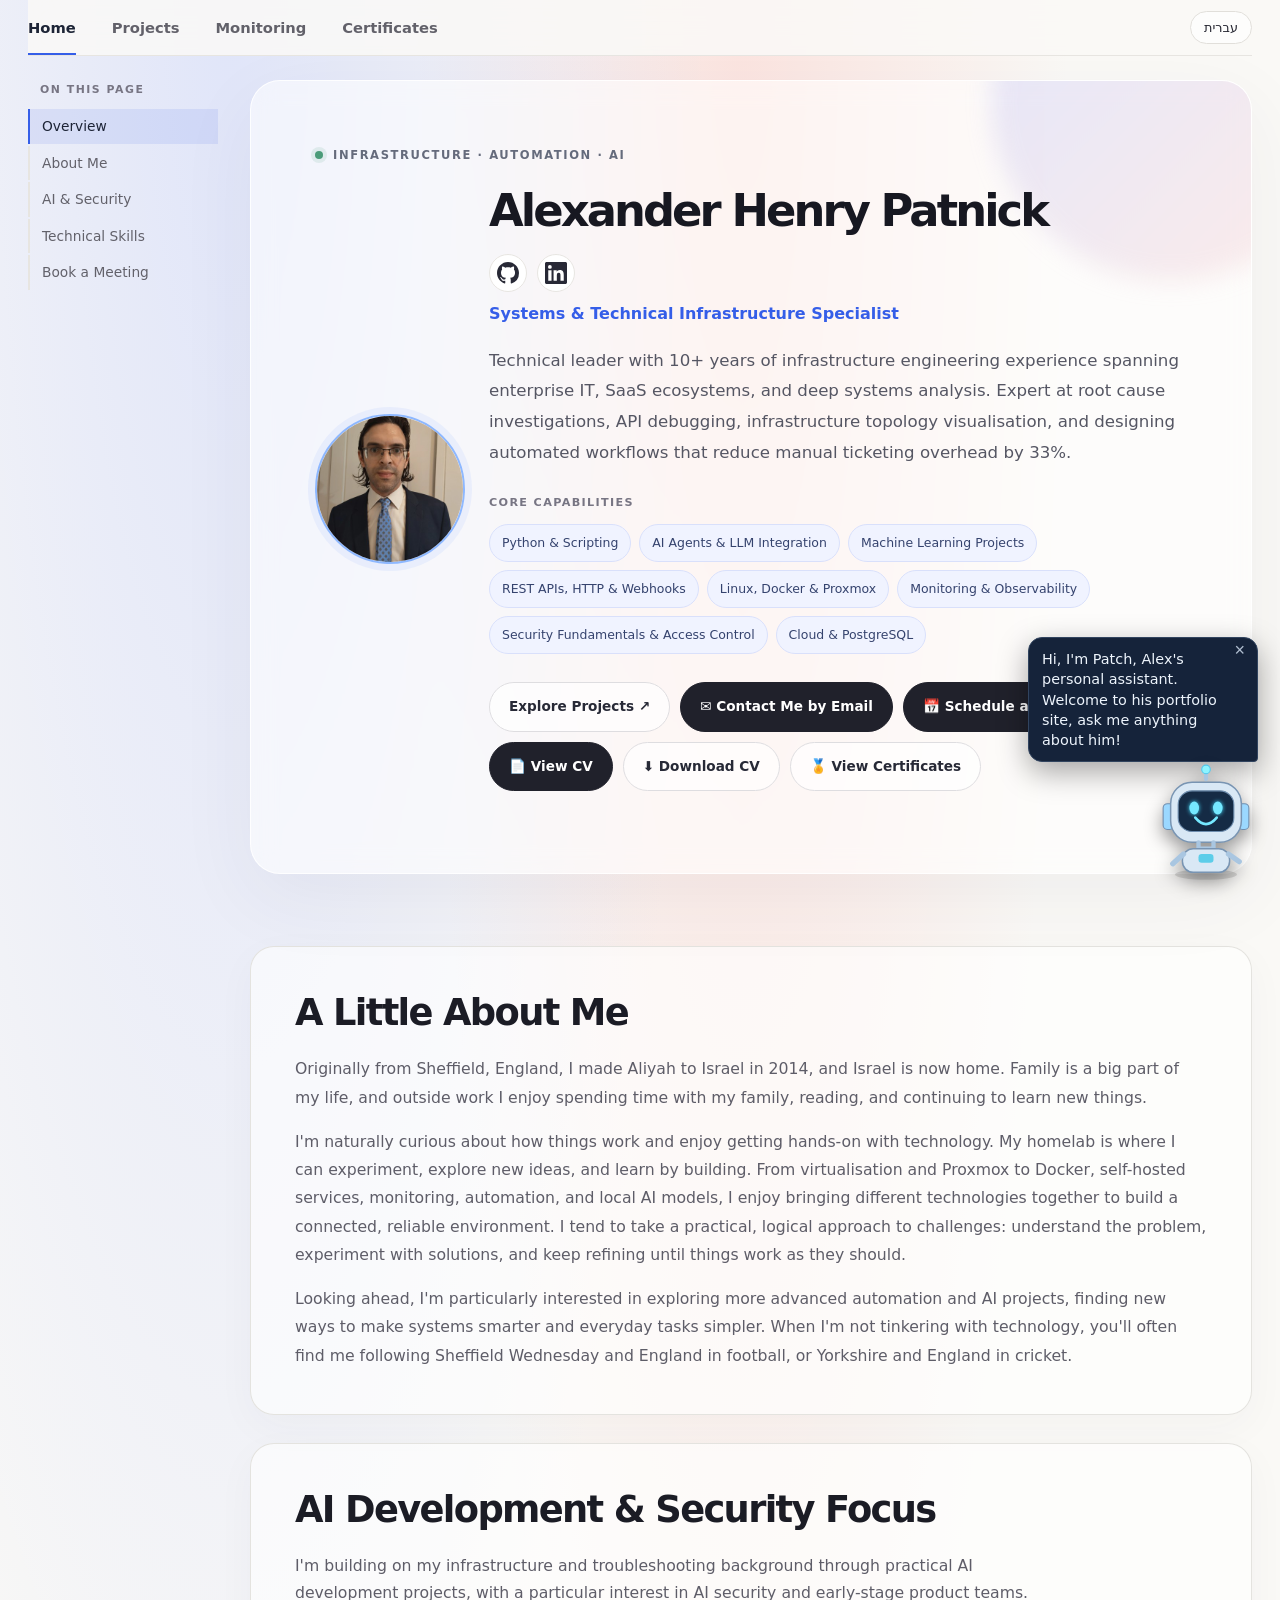
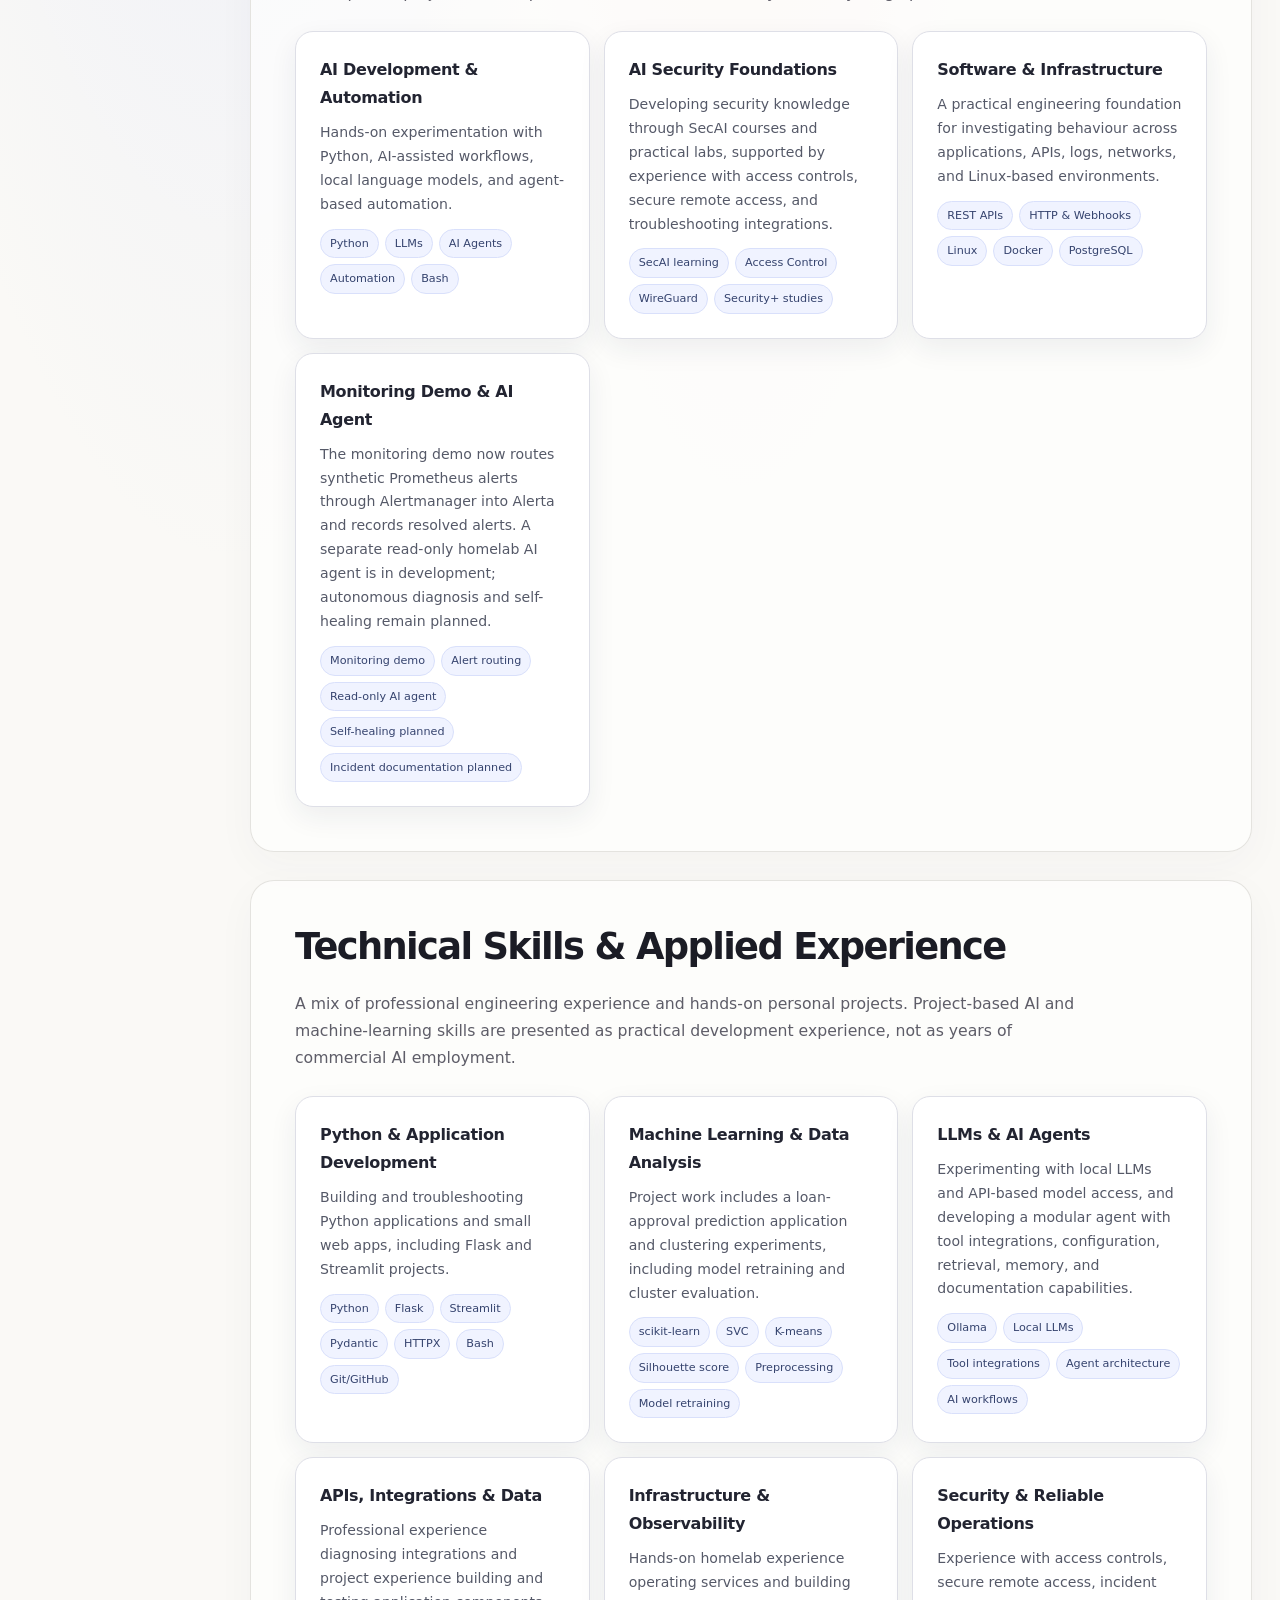
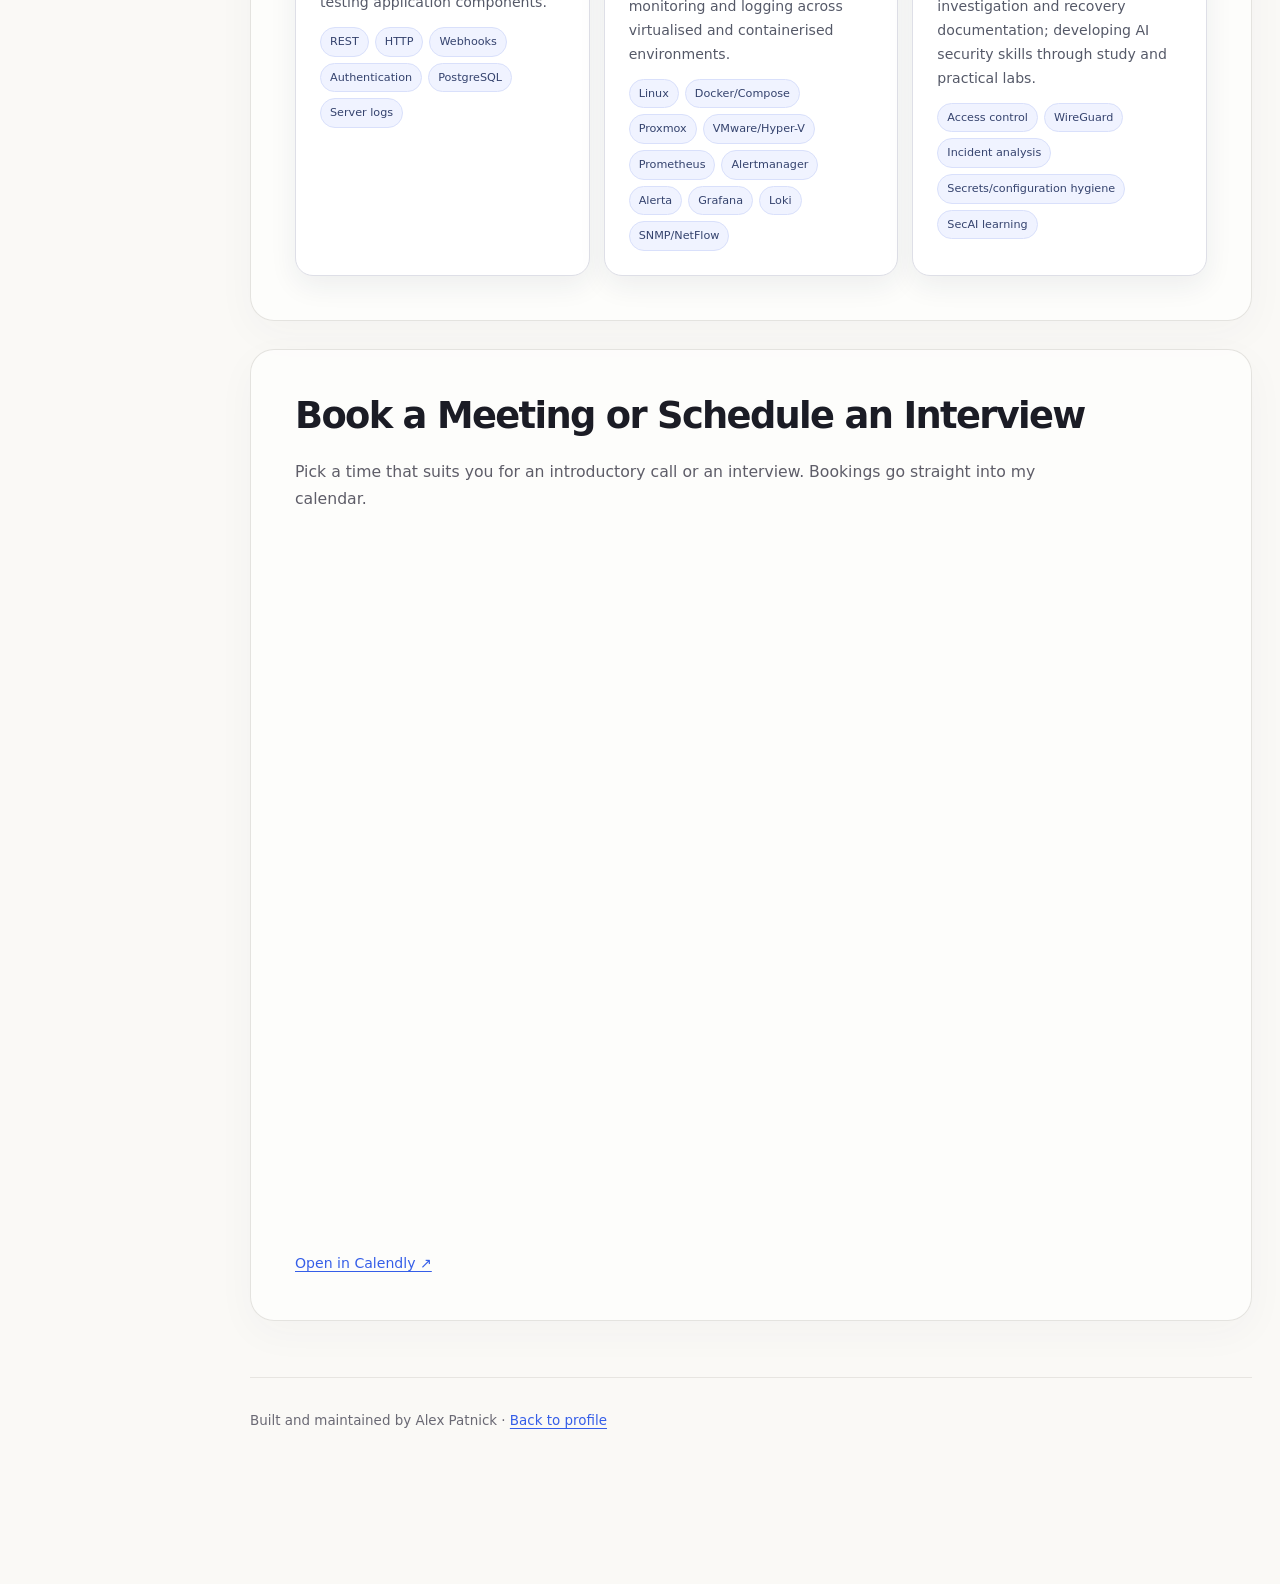
<file: index.html>
<!DOCTYPE html>
<html dir="ltr" lang="en"><head><meta charset="utf-8"/><meta content="width=device-width, initial-scale=1" name="viewport"/><meta content="Alex Patnick's professional portfolio covering technical infrastructure, AI projects, and security interests." name="description"/><meta content="light dark" name="color-scheme"/><title>Alexander Henry Patnick | Systems and Technical Infrastructure Portfolio</title><link href="data:image/svg+xml,%3Csvg xmlns='http://www.w3.org/2000/svg' viewBox='0 0 64 64'%3E%3Crect width='64' height='64' rx='14' fill='%230b1220'/%3E%3Ctext x='32' y='43' font-size='30' font-weight='700' text-anchor='middle' font-family='monospace' fill='%2379c7ff'%3EAP%3C/text%3E%3C/svg%3E" rel="icon"/><meta content="Alexander Henry Patnick | Systems and Technical Infrastructure Portfolio" property="og:title"/><meta content="Alex Patnick's professional portfolio covering technical infrastructure, AI projects, and security interests." property="og:description"/><meta content="website" property="og:type"/><meta content="https://patnick.click/" property="og:url"/><meta content="https://patnick.click/linkedin-photo.jpg" property="og:image"/><link href="site.css?v=3" rel="stylesheet"/><link href="chat.css?v=3" rel="stylesheet"/></head><body><nav aria-label="Portfolio navigation" class="topbar" data-i18n-aria="navLabel">
<div class="topbar-links">
<a data-i18n="navHome" href="index.html" aria-current="page">Home</a>
<a data-i18n="navProjects" href="projects.html">Projects</a>
<a data-i18n="navMonitoring" href="monitoring.html">Monitoring</a>
<a data-i18n="navCertificates" href="certificates.html">Certificates</a>
</div>
<button aria-label="Switch language" class="language-toggle" id="language-toggle" type="button">עברית</button>
</nav><div class="page-layout"><nav aria-label="On this page" class="section-nav" data-i18n-aria="navSectionsLabel">
<div class="section-nav-heading" data-i18n="navSections">On this page</div>
<a data-i18n="navOverview" href="#top">Overview</a>
<a data-i18n="navAbout" href="#about-me">About Me</a>
<a data-i18n="navAi" href="#ai-focus">AI &amp; Security</a>
<a data-i18n="navSkills" href="#technical-skills">Technical Skills</a>
<a data-i18n="navBook" href="#book">Book a Meeting</a>
</nav><div class="container"><header id="top">
<div class="hero-eyebrow"><span class="availability-dot"></span><span data-i18n="eyebrow">INFRASTRUCTURE · AUTOMATION · AI</span></div>
<div class="profile-row">
<img alt="Professional profile photo" class="profile-photo" height="112" src="linkedin-photo.jpg" width="112"/>
<div class="profile-details">
<div class="name-row">
<h1 data-i18n="name">Alexander Henry Patnick</h1>
<div class="socials">
<a aria-label="GitHub profile" class="social" href="https://github.com/alexhp84" rel="noopener" target="_blank">
<svg aria-hidden="true" viewBox="0 0 16 16"><path d="M8 0C3.58 0 0 3.58 0 8c0 3.54 2.29 6.53 5.47 7.59.4.07.55-.17.55-.38 0-.19-.01-.82-.01-1.49-2.01.37-2.53-.49-2.69-.94-.09-.23-.48-.94-.82-1.13-.28-.15-.68-.52-.01-.53.63-.01 1.08.58 1.23.82.72 1.21 1.87.87 2.33.66.07-.52.28-.87.51-1.07-1.78-.2-3.64-.89-3.64-3.95 0-.87.31-1.59.82-2.15-.08-.2-.36-1.02.08-2.12 0 0 .67-.21 2.2.82.64-.18 1.32-.27 2-.27.68 0 1.36.09 2 .27 1.53-1.04 2.2-.82 2.2-.82.44 1.1.16 1.92.08 2.12.51.56.82 1.27.82 2.15 0 3.07-1.87 3.75-3.65 3.95.29.25.54.73.54 1.48 0 1.07-.01 1.93-.01 2.2 0 .21.15.46.55.38A8.013 8.013 0 0016 8c0-4.42-3.58-8-8-8z"></path></svg>
</a>
<a aria-label="LinkedIn profile" class="social" href="https://www.linkedin.com/in/alex-patnick-14334b96/" rel="noopener" target="_blank">
<svg aria-hidden="true" viewBox="0 0 24 24"><path d="M20.447 20.452h-3.554v-5.569c0-1.328-.027-3.037-1.852-3.037-1.853 0-2.136 1.445-2.136 2.939v5.667H9.351V9h3.414v1.561h.046c.477-.9 1.637-1.85 3.37-1.85 3.601 0 4.267 2.37 4.267 5.455v6.286zM5.337 7.433a2.062 2.062 0 01-2.063-2.065 2.064 2.064 0 112.063 2.065zm1.782 13.019H3.555V9h3.564v11.452zM22.225 0H1.771C.792 0 0 .774 0 1.729v20.542C0 23.227.792 24 1.771 24h20.451C23.2 24 24 23.227 24 22.271V1.729C24 .774 23.2 0 22.222 0h.003z"></path></svg>
</a>
</div>
</div>
<div class="title-subheading" data-i18n="role">Systems &amp; Technical Infrastructure Specialist</div>
<p class="about-text" data-i18n="summary">
                Technical leader with 10+ years of infrastructure engineering experience spanning enterprise IT, SaaS ecosystems, and deep systems analysis. Expert at root cause investigations, API debugging, infrastructure topology visualisation, and designing automated workflows that reduce manual ticketing overhead by 33%.
            </p>
<div class="skills-container">
<div class="skills-label" data-i18n="skillsLabel">CORE CAPABILITIES</div>
<div class="badge-group">
<span class="badge" data-i18n="skill1">Python &amp; Scripting</span>
<span class="badge" data-i18n="skill2">AI Agents &amp; LLM Integration</span>
<span class="badge" data-i18n="skill3">Machine Learning Projects</span>
<span class="badge" data-i18n="skill4">REST APIs, HTTP &amp; Webhooks</span>
<span class="badge" data-i18n="skill5">Linux, Docker &amp; Proxmox</span>
<span class="badge" data-i18n="skill6">Monitoring &amp; Observability</span>
<span class="badge" data-i18n="skill7">Security Fundamentals &amp; Access Control</span>
<span class="badge" data-i18n="skill8">Cloud &amp; PostgreSQL</span>
</div>
</div>
<div class="cta-group"><a class="btn btn-secondary" data-i18n="viewProjects" href="projects.html#projects">Explore Projects ↗</a>
<a class="btn btn-primary" data-i18n="contact" href="mailto:alex.patnick@gmail.com">✉ Contact Me by Email</a>
<a class="btn btn-primary" data-i18n="scheduleInterview" href="index.html#book">📅 Schedule an Interview</a>
<a class="btn btn-primary" data-i18n="viewCv" href="alex_patnick_cv.pdf" rel="noopener" target="_blank">📄 View CV</a>
<a class="btn btn-secondary" data-i18n="downloadCv" download="" href="alex_patnick_cv.pdf">⬇ Download CV</a>
<a class="btn btn-secondary" data-i18n="certificates" href="certificates.html">🏅 View Certificates</a>
</div>
</div></div></header><section aria-labelledby="about-me-heading" class="bio-section" id="about-me">
<h2 data-i18n="bioTitle" id="about-me-heading">A Little About Me</h2>
<p data-i18n="bio1">Originally from Sheffield, England, I made Aliyah to Israel in 2014, and Israel is now home. Family is a big part of my life, and outside work I enjoy spending time with my family, reading, and continuing to learn new things.</p>
<p data-i18n="bio2">I'm naturally curious about how things work and enjoy getting hands-on with technology. My homelab is where I can experiment, explore new ideas, and learn by building. From virtualisation and Proxmox to Docker, self-hosted services, monitoring, automation, and local AI models, I enjoy bringing different technologies together to build a connected, reliable environment. I tend to take a practical, logical approach to challenges: understand the problem, experiment with solutions, and keep refining until things work as they should.</p>
<p data-i18n="bio3">Looking ahead, I'm particularly interested in exploring more advanced automation and AI projects, finding new ways to make systems smarter and everyday tasks simpler. When I'm not tinkering with technology, you'll often find me following Sheffield Wednesday and England in football, or Yorkshire and England in cricket.</p>
</section><section aria-labelledby="ai-focus-heading" class="focus-section" id="ai-focus">
<h2 data-i18n="aiFocusTitle" id="ai-focus-heading">AI Development &amp; Security Focus</h2>
<p class="focus-intro" data-i18n="aiFocusIntro">I'm building on my infrastructure and troubleshooting background through practical AI development projects, with a particular interest in AI security and early-stage product teams.</p>
<div class="focus-grid">
<article class="focus-card">
<h3 data-i18n="aiCardTitle">AI Development &amp; Automation</h3>
<p data-i18n="aiCardText">Hands-on experimentation with Python, AI-assisted workflows, local language models, and agent-based automation.</p>
<div class="focus-tags"><span>Python</span><span>LLMs</span><span>AI Agents</span><span>Automation</span><span>Bash</span></div>
</article>
<article class="focus-card">
<h3 data-i18n="securityCardTitle">AI Security Foundations</h3>
<p data-i18n="securityCardText">Developing security knowledge through SecAI courses and practical labs, supported by experience with access controls, secure remote access, and troubleshooting integrations.</p>
<div class="focus-tags"><span>SecAI learning</span><span>Access Control</span><span>WireGuard</span><span>Security+ studies</span></div>
</article>
<article class="focus-card">
<h3 data-i18n="engineeringCardTitle">Software &amp; Infrastructure</h3>
<p data-i18n="engineeringCardText">A practical engineering foundation for investigating behaviour across applications, APIs, logs, networks, and Linux-based environments.</p>
<div class="focus-tags"><span>REST APIs</span><span>HTTP &amp; Webhooks</span><span>Linux</span><span>Docker</span><span>PostgreSQL</span></div>
</article>
<article class="focus-card">
<h3 data-i18n="projectCardTitle">Monitoring Demo &amp; AI Agent</h3>
<p data-i18n="projectCardText">The monitoring demo now routes synthetic Prometheus alerts through Alertmanager into Alerta and records resolved alerts. A separate read-only homelab AI agent is in development; autonomous diagnosis and self-healing remain planned.</p>
<div class="focus-tags"><span>Monitoring demo</span><span>Alert routing</span><span>Read-only AI agent</span><span>Self-healing planned</span><span>Incident documentation planned</span></div>
</article>
</div>
</section><section aria-labelledby="technical-skills-heading" class="focus-section" id="technical-skills">
<h2 data-i18n="technicalSkillsTitle" id="technical-skills-heading">Technical Skills &amp; Applied Experience</h2>
<p class="focus-intro" data-i18n="technicalSkillsIntro">A mix of professional engineering experience and hands-on personal projects. Project-based AI and machine-learning skills are presented as practical development experience, not as years of commercial AI employment.</p>
<div class="focus-grid">
<article class="focus-card">
<h3 data-i18n="pythonCardTitle">Python &amp; Application Development</h3>
<p data-i18n="pythonCardText">Building and troubleshooting Python applications and small web apps, including Flask and Streamlit projects.</p>
<div class="focus-tags"><span>Python</span><span>Flask</span><span>Streamlit</span><span>Pydantic</span><span>HTTPX</span><span>Bash</span><span>Git/GitHub</span></div>
</article>
<article class="focus-card">
<h3 data-i18n="mlCardTitle">Machine Learning &amp; Data Analysis</h3>
<p data-i18n="mlCardText">Project work includes a loan-approval prediction application and clustering experiments, including model retraining and cluster evaluation.</p>
<div class="focus-tags"><span>scikit-learn</span><span>SVC</span><span>K-means</span><span>Silhouette score</span><span>Preprocessing</span><span>Model retraining</span></div>
</article>
<article class="focus-card">
<h3 data-i18n="llmCardTitle">LLMs &amp; AI Agents</h3>
<p data-i18n="llmCardText">Experimenting with local LLMs and API-based model access, and developing a modular agent with tool integrations, configuration, retrieval, memory, and documentation capabilities.</p>
<div class="focus-tags"><span>Ollama</span><span>Local LLMs</span><span>Tool integrations</span><span>Agent architecture</span><span>AI workflows</span></div>
</article>
<article class="focus-card">
<h3 data-i18n="apiCardTitle">APIs, Integrations &amp; Data</h3>
<p data-i18n="apiCardText">Professional experience diagnosing integrations and project experience building and testing application components.</p>
<div class="focus-tags"><span>REST</span><span>HTTP</span><span>Webhooks</span><span>Authentication</span><span>PostgreSQL</span><span>Server logs</span></div>
</article>
<article class="focus-card">
<h3 data-i18n="infraCardTitle">Infrastructure &amp; Observability</h3>
<p data-i18n="infraCardText">Hands-on homelab experience operating services and building monitoring and logging across virtualised and containerised environments.</p>
<div class="focus-tags"><span>Linux</span><span>Docker/Compose</span><span>Proxmox</span><span>VMware/Hyper-V</span><span>Prometheus</span><span>Alertmanager</span><span>Alerta</span><span>Grafana</span><span>Loki</span><span>SNMP/NetFlow</span></div>
</article>
<article class="focus-card">
<h3 data-i18n="securitySkillsTitle">Security &amp; Reliable Operations</h3>
<p data-i18n="securitySkillsText">Experience with access controls, secure remote access, incident investigation and recovery documentation; developing AI security skills through study and practical labs.</p>
<div class="focus-tags"><span>Access control</span><span>WireGuard</span><span>Incident analysis</span><span>Secrets/configuration hygiene</span><span>SecAI learning</span></div>
</article>
</div>
</section><section aria-labelledby="book-heading" class="focus-section" id="book">
<h2 data-i18n="bookTitle" id="book-heading">Book a Meeting or Schedule an Interview</h2>
<p class="focus-intro" data-i18n="bookIntro">Pick a time that suits you for an introductory call or an interview. Bookings go straight into my calendar.</p>
<div class="calendly-inline-widget" data-url="https://calendly.com/alex-patnick" style="min-width:320px;height:700px;"></div>
<p class="book-fallback"><a data-i18n="bookOpen" href="https://calendly.com/alex-patnick" rel="noopener" target="_blank">Open in Calendly ↗</a></p>
</section><footer class="page-footer"><p>Built and maintained by Alex Patnick · <a href="index.html#top">Back to profile</a></p></footer></div></div><script defer src="site.js?v=3"></script><script defer src="chat.js?v=3"></script></body></html>
</file>
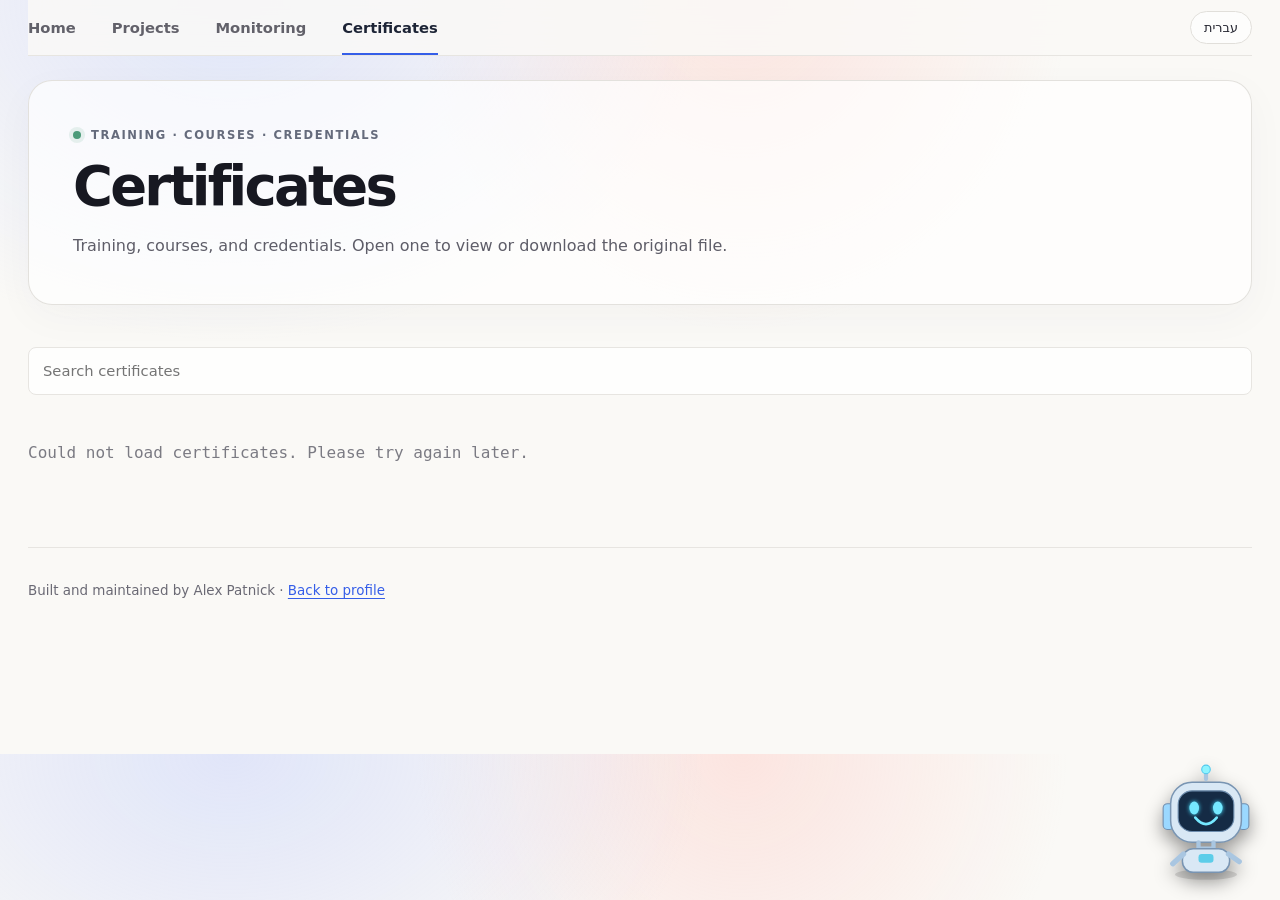
<file: certificates.html>
<!DOCTYPE html>
<html dir="ltr" lang="en"><head><meta charset="utf-8"/><meta content="width=device-width, initial-scale=1" name="viewport"/><meta content="Training, courses and credentials earned by Alex Patnick." name="description"/><meta content="light dark" name="color-scheme"/><title>Certificates | Alexander Henry Patnick</title><link href="data:image/svg+xml,%3Csvg xmlns='http://www.w3.org/2000/svg' viewBox='0 0 64 64'%3E%3Crect width='64' height='64' rx='14' fill='%230b1220'/%3E%3Ctext x='32' y='43' font-size='30' font-weight='700' text-anchor='middle' font-family='monospace' fill='%2379c7ff'%3EAP%3C/text%3E%3C/svg%3E" rel="icon"/><meta content="Certificates | Alexander Henry Patnick" property="og:title"/><meta content="Training, courses and credentials earned by Alex Patnick." property="og:description"/><meta content="website" property="og:type"/><meta content="https://patnick.click/certificates.html" property="og:url"/><meta content="https://patnick.click/linkedin-photo.jpg" property="og:image"/><link href="site.css?v=3" rel="stylesheet"/><link href="chat.css?v=3" rel="stylesheet"/></head><body><nav aria-label="Portfolio navigation" class="topbar" data-i18n-aria="navLabel">
<div class="topbar-links">
<a data-i18n="navHome" href="index.html">Home</a>
<a data-i18n="navProjects" href="projects.html">Projects</a>
<a data-i18n="navMonitoring" href="monitoring.html">Monitoring</a>
<a data-i18n="navCertificates" href="certificates.html" aria-current="page">Certificates</a>
</div>
<button aria-label="Switch language" class="language-toggle" id="language-toggle" type="button">עברית</button>
</nav><div class="page-layout page-layout--single"><div class="container"><header class="subpage-hero">
<div class="hero-eyebrow"><span class="availability-dot"></span><span data-i18n="certsEyebrow">TRAINING · COURSES · CREDENTIALS</span></div>
<h1 data-i18n="certsTitle">Certificates</h1>
<p data-i18n="certsIntro">Training, courses, and credentials. Open one to view or download the original file.</p>
</header>
<div class="cert-toolbar">
<input id="cert-search" class="cert-search" type="search" placeholder="Search certificates" aria-label="Search certificates" data-i18n-placeholder="certsSearch" data-i18n-aria="certsSearch"/>
<div id="cert-filters" class="cert-filters" role="group" aria-label="Filter by file type" data-i18n-aria="certsFilterLabel" hidden></div>
</div>
<p id="cert-count" class="cert-count" aria-live="polite"></p>
<div id="cert-grid" class="cert-grid"><p class="cert-msg" data-i18n="certsLoading">Loading certificates...</p></div>
<footer class="page-footer"><p>Built and maintained by Alex Patnick · <a href="index.html#top">Back to profile</a></p></footer></div></div>
<dialog id="cert-dialog" class="cert-dialog" aria-label="Certificate preview" data-i18n-aria="certsPreviewLabel"><button id="cert-dialog-close" class="cert-dialog-close" type="button" aria-label="Close" data-i18n-aria="certsClose">×</button><img id="cert-dialog-img" alt=""/></dialog>
<script defer src="site.js?v=3"></script><script defer src="certificates.js?v=3"></script><script defer src="chat.js?v=3"></script></body></html>
</file>
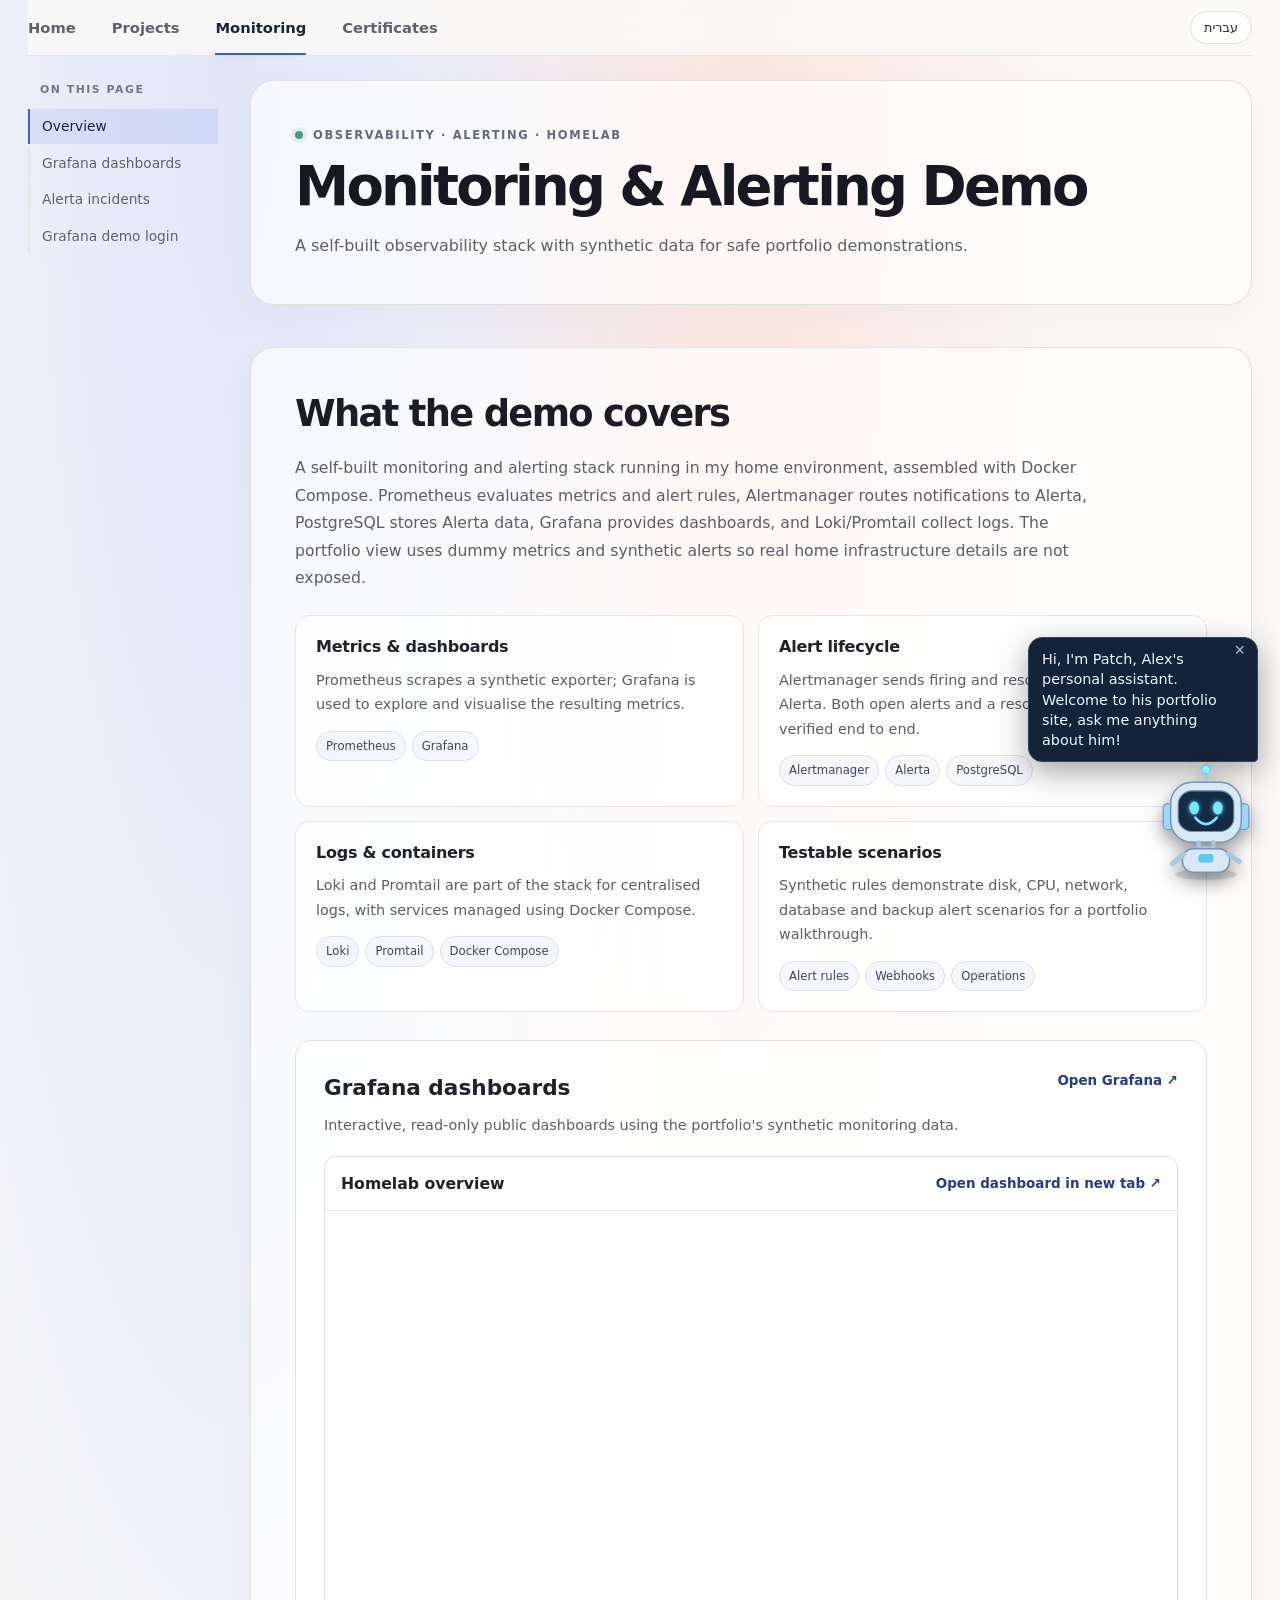
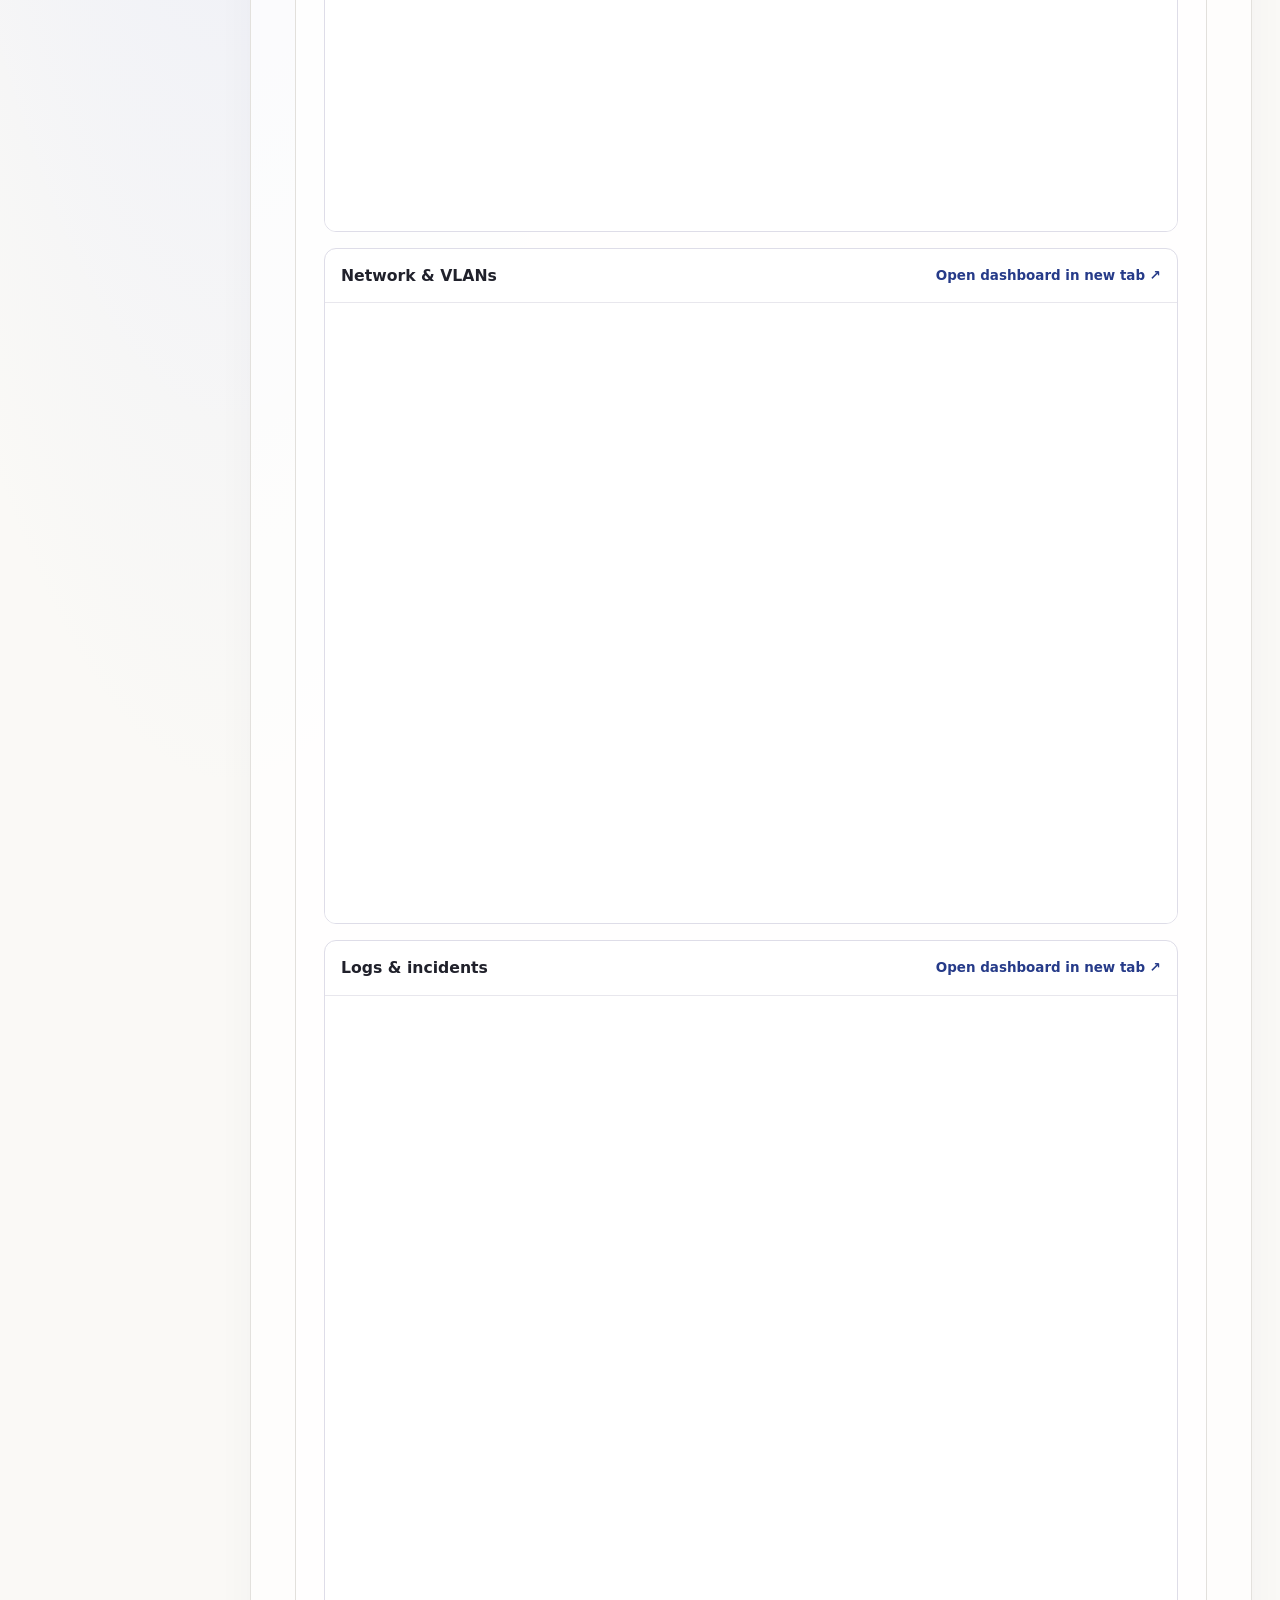
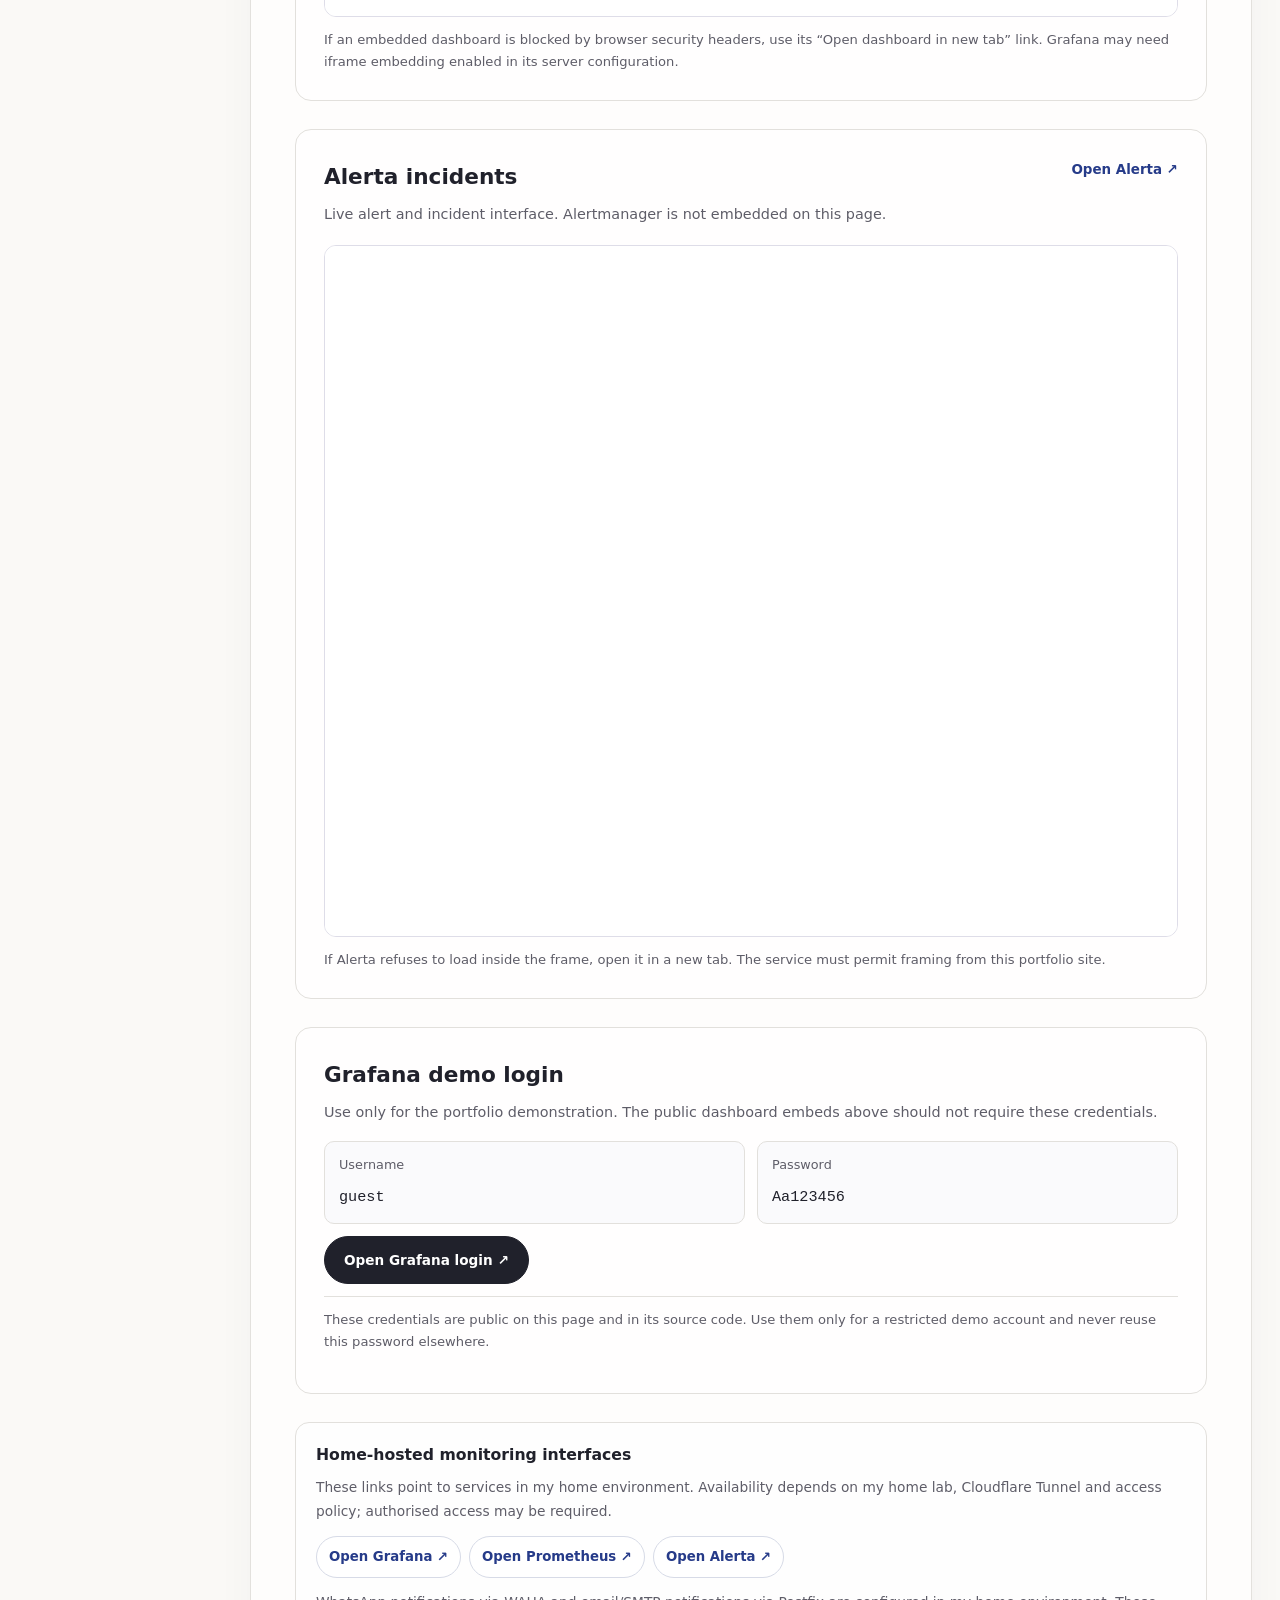
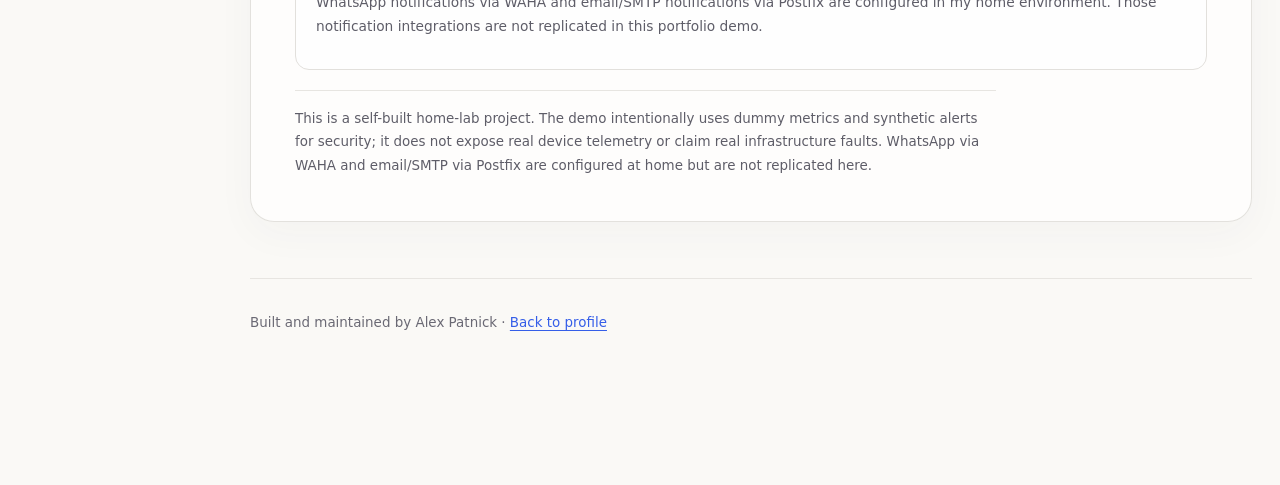
<file: monitoring.html>
<!DOCTYPE html>
<html dir="ltr" lang="en"><head><meta charset="utf-8"/><meta content="width=device-width, initial-scale=1" name="viewport"/><meta content="A self-built home-lab monitoring and alerting portfolio demo using synthetic metrics and alerts for security." name="description"/><meta content="light dark" name="color-scheme"/><title>Monitoring &amp; Alerting Demo | Alexander Henry Patnick</title><link href="data:image/svg+xml,%3Csvg xmlns='http://www.w3.org/2000/svg' viewBox='0 0 64 64'%3E%3Crect width='64' height='64' rx='14' fill='%230b1220'/%3E%3Ctext x='32' y='43' font-size='30' font-weight='700' text-anchor='middle' font-family='monospace' fill='%2379c7ff'%3EAP%3C/text%3E%3C/svg%3E" rel="icon"/><meta content="Monitoring &amp; Alerting Demo | Alexander Henry Patnick" property="og:title"/><meta content="A self-built home-lab monitoring and alerting demo using synthetic metrics and alerts." property="og:description"/><meta content="website" property="og:type"/><meta content="https://patnick.click/monitoring.html" property="og:url"/><meta content="https://patnick.click/linkedin-photo.jpg" property="og:image"/><link href="site.css?v=3" rel="stylesheet"/><link href="chat.css?v=3" rel="stylesheet"/></head><body><nav aria-label="Portfolio navigation" class="topbar" data-i18n-aria="navLabel">
<div class="topbar-links">
<a data-i18n="navHome" href="index.html">Home</a>
<a data-i18n="navProjects" href="projects.html">Projects</a>
<a data-i18n="navMonitoring" href="monitoring.html" aria-current="page">Monitoring</a>
<a data-i18n="navCertificates" href="certificates.html">Certificates</a>
</div>
<button aria-label="Switch language" class="language-toggle" id="language-toggle" type="button">עברית</button>
</nav><div class="page-layout"><nav aria-label="On this page" class="section-nav" data-i18n-aria="navSectionsLabel">
<div class="section-nav-heading" data-i18n="navSections">On this page</div>
<a data-i18n="navOverview" href="#monitoring-demo">Overview</a>
<a data-i18n="monitoringGrafanaDashboardsTitle" href="#grafana-dashboards">Grafana dashboards</a>
<a data-i18n="monitoringAlertaEmbedTitle" href="#alerta-live">Alerta incidents</a>
<a data-i18n="monitoringGrafanaAccessTitle" href="#grafana-demo-access">Grafana demo login</a>
</nav><div class="container"><header class="subpage-hero">
<div class="hero-eyebrow"><span class="availability-dot"></span><span data-i18n="monitoringPageEyebrow">OBSERVABILITY · ALERTING · HOMELAB</span></div>
<h1 data-i18n="monitoringPageTitle">Monitoring &amp; Alerting Demo</h1>
<p data-i18n="monitoringPageIntro">A self-built observability stack with synthetic data for safe portfolio demonstrations.</p>
</header><section aria-labelledby="monitoring-demo-heading" class="project-showcase" id="monitoring-demo">
<h2 data-i18n="monitoringDetailTitle" id="monitoring-demo-heading">What the demo covers</h2>
<p class="project-showcase-intro" data-i18n="monitoringDemoIntro">A self-built monitoring and alerting stack running in my home environment, assembled with Docker Compose. Prometheus evaluates metrics and alert rules, Alertmanager routes notifications to Alerta, PostgreSQL stores Alerta data, Grafana provides dashboards, and Loki/Promtail collect logs. The portfolio view uses dummy metrics and synthetic alerts so real home infrastructure details are not exposed.</p>
<div class="project-demo-grid">
<article class="project-demo-card">
<h3 data-i18n="monitoringMetricsTitle">Metrics &amp; dashboards</h3>
<p data-i18n="monitoringMetricsText">Prometheus scrapes a synthetic exporter; Grafana is used to explore and visualise the resulting metrics.</p>
<div class="project-demo-tags"><span>Prometheus</span><span>Grafana</span></div>
</article>
<article class="project-demo-card">
<h3 data-i18n="monitoringAlertsTitle">Alert lifecycle</h3>
<p data-i18n="monitoringAlertsText">Alertmanager sends firing and resolved events to Alerta. Both open alerts and a resolved alert have been verified end to end.</p>
<div class="project-demo-tags"><span>Alertmanager</span><span>Alerta</span><span>PostgreSQL</span></div>
</article>
<article class="project-demo-card">
<h3 data-i18n="monitoringLogsTitle">Logs &amp; containers</h3>
<p data-i18n="monitoringLogsText">Loki and Promtail are part of the stack for centralised logs, with services managed using Docker Compose.</p>
<div class="project-demo-tags"><span>Loki</span><span>Promtail</span><span>Docker Compose</span></div>
</article>
<article class="project-demo-card">
<h3 data-i18n="monitoringTestingTitle">Testable scenarios</h3>
<p data-i18n="monitoringTestingText">Synthetic rules demonstrate disk, CPU, network, database and backup alert scenarios for a portfolio walkthrough.</p>
<div class="project-demo-tags"><span>Alert rules</span><span>Webhooks</span><span>Operations</span></div>
</article>
</div>
<section aria-labelledby="grafana-dashboards-title" class="monitoring-embedded-section" id="grafana-dashboards">
  <div class="monitoring-embedded-heading">
    <div>
      <h3 id="grafana-dashboards-title" data-i18n="monitoringGrafanaDashboardsTitle">Grafana dashboards</h3>
      <p data-i18n="monitoringGrafanaDashboardsIntro">Interactive, read-only public dashboards using the portfolio's synthetic monitoring data.</p>
    </div>
    <a class="monitoring-open-link" href="https://monitoring.patnick.click" target="_blank" rel="noopener noreferrer" data-i18n="monitoringOpenGrafanaFull">Open Grafana ↗</a>
  </div>

  <article class="monitoring-embed-card">
    <div class="monitoring-embed-card-heading">
      <h4 data-i18n="monitoringDashboardHomelabTitle">Homelab overview</h4>
      <a href="https://monitoring.patnick.click/public-dashboards/47dccdff74224f0dab2f1c242b1e0649" target="_blank" rel="noopener noreferrer" data-i18n="monitoringOpenDashboard">Open dashboard in new tab ↗</a>
    </div>
    <iframe
      src="https://monitoring.patnick.click/public-dashboards/47dccdff74224f0dab2f1c242b1e0649"
      title="Grafana public dashboard: homelab overview"
      loading="lazy"
      referrerpolicy="strict-origin-when-cross-origin"></iframe>
  </article>

  <article class="monitoring-embed-card">
    <div class="monitoring-embed-card-heading">
      <h4 data-i18n="monitoringDashboardNetworkTitle">Network &amp; VLANs</h4>
      <a href="https://monitoring.patnick.click/public-dashboards/b04e0c737cca48b7a4856c9e148f0bed" target="_blank" rel="noopener noreferrer" data-i18n="monitoringOpenDashboard">Open dashboard in new tab ↗</a>
    </div>
    <iframe
      src="https://monitoring.patnick.click/public-dashboards/b04e0c737cca48b7a4856c9e148f0bed"
      title="Grafana public dashboard: network and VLANs"
      loading="lazy"
      referrerpolicy="strict-origin-when-cross-origin"></iframe>
  </article>

  <article class="monitoring-embed-card">
    <div class="monitoring-embed-card-heading">
      <h4 data-i18n="monitoringDashboardLogsTitle">Logs &amp; incidents</h4>
      <a href="https://monitoring.patnick.click/public-dashboards/fad24e5b770848f99fec2cff95d36ab7" target="_blank" rel="noopener noreferrer" data-i18n="monitoringOpenDashboard">Open dashboard in new tab ↗</a>
    </div>
    <iframe
      src="https://monitoring.patnick.click/public-dashboards/fad24e5b770848f99fec2cff95d36ab7"
      title="Grafana public dashboard: logs and incidents"
      loading="lazy"
      referrerpolicy="strict-origin-when-cross-origin"></iframe>
  </article>
  <p class="monitoring-embed-note" data-i18n="monitoringGrafanaEmbedNote">If a dashboard doesn't load here, use its “Open dashboard in new tab” link.</p>
</section>

<section aria-labelledby="alerta-embed-title" class="monitoring-embedded-section" id="alerta-live">
  <div class="monitoring-embedded-heading">
    <div>
      <h3 id="alerta-embed-title" data-i18n="monitoringAlertaEmbedTitle">Alerta incidents</h3>
      <p data-i18n="monitoringAlertaEmbedIntro">Live alert and incident interface. Alertmanager is not embedded on this page.</p>
    </div>
    <a class="monitoring-open-link" href="https://alerta.patnick.click/" target="_blank" rel="noopener noreferrer" data-i18n="monitoringOpenAlertaFull">Open Alerta ↗</a>
  </div>
  <div class="monitoring-embed-card">
    <iframe
      src="https://alerta.patnick.click/"
      title="Alerta live incidents interface"
      loading="lazy"
      referrerpolicy="strict-origin-when-cross-origin"></iframe>
  </div>
  <p class="monitoring-embed-note" data-i18n="monitoringAlertaEmbedNote">If Alerta doesn't load here, open it in a new tab.</p>
</section>

<section aria-labelledby="grafana-login-title" class="grafana-demo-access" id="grafana-demo-access">
  <h3 id="grafana-login-title" data-i18n="monitoringGrafanaAccessTitle">Explore Grafana yourself</h3>
  <p data-i18n="monitoringGrafanaAccessIntro">Want to look around yourself? Log in with the demo account to explore the dashboards, change time ranges and run your own queries. It only contains synthetic data.</p>
  <dl class="grafana-demo-credentials">
    <div><dt data-i18n="monitoringGrafanaUsername">Username</dt><dd><code>guest</code></dd></div>
    <div><dt data-i18n="monitoringGrafanaPassword">Password</dt><dd><code>Aa123456</code></dd></div>
  </dl>
  <p><a class="btn btn-primary" href="https://monitoring.patnick.click/login" target="_blank" rel="noopener noreferrer" data-i18n="monitoringGrafanaLogin">Open Grafana login ↗</a></p>
  <p class="grafana-demo-security-note" data-i18n="monitoringGrafanaCredentialWarning">Shared demo account, public by design. Do not reuse this password anywhere else.</p>
</section>

<div aria-labelledby="monitoring-demo-access-title" class="monitoring-demo-access">
<h3 data-i18n="monitoringLinksTitle" id="monitoring-demo-access-title">Home-hosted monitoring interfaces</h3>
<p data-i18n="monitoringLinksIntro">These links point to services in my home environment. Availability depends on my home lab, Cloudflare Tunnel and access policy; authorised access may be required.</p>
<div class="monitoring-demo-link-list">
<a data-i18n="monitoringLinkGrafana" href="https://monitoring.patnick.click" rel="noopener noreferrer" target="_blank">Open Grafana ↗</a>
<a data-i18n="monitoringLinkPrometheus" href="https://prometheus.patnick.click" rel="noopener noreferrer" target="_blank">Open Prometheus ↗</a>
<a data-i18n="monitoringLinkAlerta" href="https://alerta.patnick.click" rel="noopener noreferrer" target="_blank">Open Alerta ↗</a>
</div>
<p class="monitoring-demo-notifications" data-i18n="monitoringNotificationsNote">WhatsApp notifications via WAHA and email/SMTP notifications via Postfix are configured in my home environment. Those notification integrations are not replicated in this portfolio demo.</p>
</div>
<p class="project-showcase-note" data-i18n="monitoringDemoNote">This is a self-built home-lab project. The demo intentionally uses dummy metrics and synthetic alerts for security; it does not expose real device telemetry or claim real infrastructure faults. WhatsApp via WAHA and email/SMTP via Postfix are configured at home but are not replicated here.</p>
</section><footer class="page-footer"><p>Built and maintained by Alex Patnick · <a href="index.html#top">Back to profile</a></p></footer></div></div><script defer src="site.js?v=3"></script><script defer src="chat.js?v=3"></script></body></html>
</file>
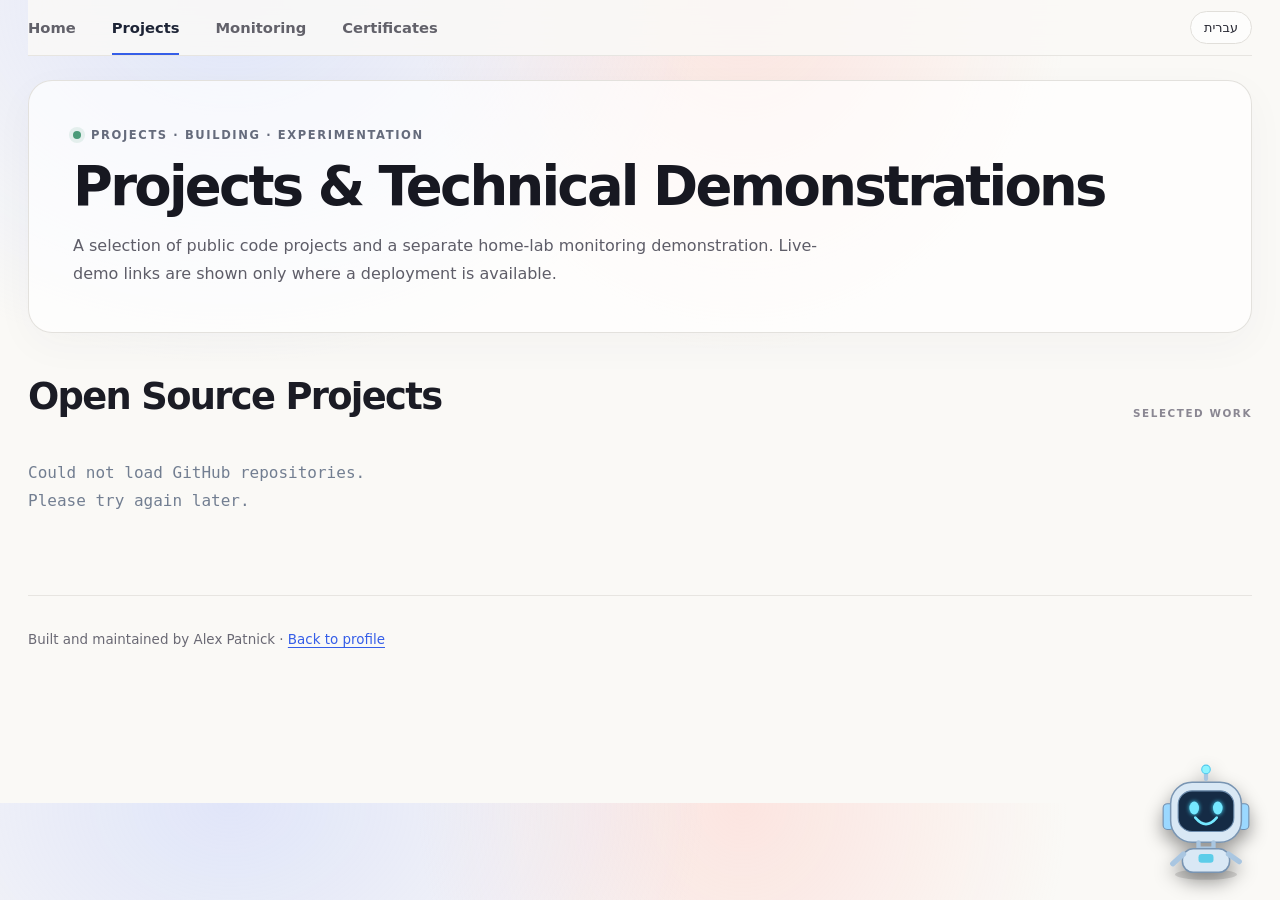
<file: projects.html>
<!DOCTYPE html>
<html dir="ltr" lang="en"><head><meta charset="utf-8"/><meta content="width=device-width, initial-scale=1" name="viewport"/><meta content="Public software projects and selected live demonstrations by Alex Patnick." name="description"/><meta content="light dark" name="color-scheme"/><title>Projects | Alexander Henry Patnick</title><link href="site.css" rel="stylesheet"/><link href="chat.css" rel="stylesheet"/></head><body><nav aria-label="Portfolio navigation" class="topbar" data-i18n-aria="navLabel">
<div class="topbar-links">
<a data-i18n="navHome" href="index.html">Home</a>
<a data-i18n="navProjects" href="projects.html" aria-current="page">Projects</a>
<a data-i18n="navMonitoring" href="monitoring.html">Monitoring</a>
<a data-i18n="navCertificates" href="certificates.html">Certificates</a>
</div>
<button aria-label="Switch language" class="language-toggle" id="language-toggle" type="button">עברית</button>
</nav><div class="page-layout page-layout--single"><div class="container"><header class="subpage-hero">
<div class="hero-eyebrow"><span class="availability-dot"></span><span data-i18n="projectsPageEyebrow">PROJECTS · BUILDING · EXPERIMENTATION</span></div>
<h1 data-i18n="projectsPageTitle">Projects &amp; Technical Demonstrations</h1>
<p data-i18n="projectsPageIntro">A selection of public code projects and a separate home-lab monitoring demonstration. Live-demo links are shown only where a deployment is available.</p>
</header><section id="projects">
<h2 data-i18n="projectsTitle">Open Source Projects</h2>
<div class="repo-grid" id="repos-container">
<p style="color: #727e91; font-family: var(--font-mono);">Loading public GitHub repositories...</p>
</div>
</section><footer class="page-footer"><p>Built and maintained by Alex Patnick · <a href="index.html#top">Back to profile</a></p></footer></div></div><script defer src="site.js?v=20261027-project-cards"></script><script defer="True" src="chat.js"></script></body></html>
</file>
<file: site.css>
:root {
            --bg: #0a0e14;
            --card-bg: #111622;
            --text-main: #b3b9c5;
            --text-heading: #f0f6fc;
            --cyan-accent: #00f2fe;
            --purple-accent: #9d4edd;
            --border-color: #1f293d;
            --green-glow: #39ff14;
            --font-mono: 'SFMono-Regular', Consolas, 'Liberation Mono', Menlo, monospace;
        }

        body {
            font-family: -apple-system, BlinkMacSystemFont, "Segoe UI", Roboto, Helvetica, Arial, sans-serif;
            background-color: var(--bg);
            background-image: linear-gradient(rgba(31, 41, 61, 0.2) 1px, transparent 1px),
                              linear-gradient(90deg, rgba(31, 41, 61, 0.2) 1px, transparent 1px);
            background-size: 20px 20px;
            color: var(--text-main);
            line-height: 1.6;
            margin: 0;
            padding: 40px 20px;
        }

        .container {
            max-width: 850px;
            margin: 0 auto;
        }

        header {
            background: var(--card-bg);
            border-left: 4px solid var(--cyan-accent);
            border-top: 1px solid var(--border-color);
            border-right: 1px solid var(--border-color);
            border-bottom: 1px solid var(--border-color);
            border-radius: 0 8px 8px 0;
            padding: 32px;
            margin-bottom: 30px;
            position: relative;
            overflow: hidden;
            box-shadow: 0 8px 32px rgba(0, 0, 0, 0.5);
        }


        h1 { 
            margin: 0 0 5px 0; 
            font-size: 2.3rem; 
            color: var(--text-heading); 
            letter-spacing: -0.5px;
            font-weight: 800;
        }

        .title-subheading {
            font-family: var(--font-mono);
            font-size: 1.15rem;
            color: var(--cyan-accent);
            margin: 0 0 20px 0;
            text-transform: uppercase;
            letter-spacing: 1px;
        }

        .about-text { font-size: 1.05rem; color: #9aa2b1; margin-bottom: 24px; }
        
        .skills-container { margin: 24px 0; }
        .skills-label {
            font-family: var(--font-mono);
            font-weight: 600;
            font-size: 0.8rem;
            margin-bottom: 12px;
            color: var(--purple-accent);
            text-transform: uppercase;
            letter-spacing: 1px;
        }
        .badge-group { display: flex; flex-wrap: wrap; gap: 8px; }
        .badge {
            background-color: rgba(0, 242, 254, 0.05);
            color: var(--cyan-accent);
            font-family: var(--font-mono);
            font-size: 0.82rem;
            padding: 6px 14px;
            border-radius: 4px;
            border: 1px solid rgba(0, 242, 254, 0.2);
            transition: all 0.2s ease;
        }
        .badge:hover {
            background-color: rgba(0, 242, 254, 0.15);
            box-shadow: 0 0 10px rgba(0, 242, 254, 0.2);
        }

        .cta-group { display: flex; gap: 14px; margin-top: 32px; flex-wrap: wrap; }
        .btn {
            display: inline-flex;
            align-items: center;
            justify-content: center;
            padding: 12px 24px;
            border-radius: 6px;
            text-decoration: none;
            font-weight: 600;
            font-size: 0.95rem;
            transition: all 0.2s cubic-bezier(0.4, 0, 0.2, 1);
            cursor: pointer;
            font-family: var(--font-mono);
        }
        .btn-primary {
            background: linear-gradient(135deg, #00b4db, #00f2fe);
            color: #050510;
        }
        .btn-primary:hover { 
            transform: translateY(-2px);
            box-shadow: 0 0 20px rgba(0, 242, 254, 0.4);
        }
        .btn-secondary {
            background-color: transparent;
            color: var(--text-heading);
            border: 1px solid var(--border-color);
        }
        .btn-secondary:hover { 
            background-color: #171e2e;
            border-color: var(--purple-accent);
            box-shadow: 0 0 15px rgba(157, 78, 221, 0.2);
        }

        .profile-row { display: flex; align-items: center; gap: 22px; margin-bottom: 20px; }
        .profile-photo {
            width: 112px; height: 112px; flex: 0 0 112px;
            object-fit: cover; border-radius: 50%;
            border: 2px solid var(--cyan-accent);
            box-shadow: 0 0 18px rgba(0, 242, 254, 0.16);
        }
        .profile-details { min-width: 0; }
        .name-row { display: flex; align-items: center; gap: 16px; flex-wrap: wrap; margin-bottom: 10px; }
        .name-row h1 { margin: 0; }
        .socials { display: flex; gap: 10px; }
        .language-controls { display: flex; justify-content: flex-end; margin-bottom: 18px; }
        .language-toggle {
            background: transparent; color: var(--cyan-accent);
            border: 1px solid var(--border-color); border-radius: 6px;
            padding: 8px 12px; font-family: var(--font-mono); cursor: pointer;
        }
        .language-toggle:hover { border-color: var(--cyan-accent); }
        .social {
            width: 38px; height: 38px;
            display: inline-flex; align-items: center; justify-content: center;
            border: 1px solid var(--border-color); border-radius: 6px;
            color: var(--text-heading);
            transition: all 0.2s ease;
        }
        .social:hover {
            color: var(--cyan-accent);
            border-color: var(--cyan-accent);
            box-shadow: 0 0 15px rgba(0, 242, 254, 0.2);
        }
        .social svg { width: 22px; height: 22px; fill: currentColor; }

        h2 { 
            margin-top: 50px; 
            border-bottom: 1px solid var(--border-color); 
            padding-bottom: 12px; 
            font-size: 1.5rem; 
            color: var(--text-heading);
            font-family: var(--font-mono);
            letter-spacing: -0.5px;
        }
        .repo-grid { display: grid; grid-template-columns: 1fr; gap: 16px; margin-top: 24px; }
        @media(min-width: 600px) { .repo-grid { grid-template-columns: 1fr 1fr; } }
        
        .repo-card {
            background: var(--card-bg);
            border: 1px solid var(--border-color);
            border-radius: 6px;
            padding: 24px;
            display: flex;
            flex-direction: column;
            justify-content: space-between;
            transition: all 0.25s cubic-bezier(0.4, 0, 0.2, 1);
        }
        .repo-card:hover {
            transform: translateY(-4px);
            box-shadow: 0 12px 30px rgba(0,0,0,0.4);
            border-color: var(--cyan-accent);
        }
        .repo-name {
            font-weight: 700;
            color: var(--text-heading);
            text-decoration: none;
            font-size: 1.15rem;
            word-break: break-all;
            font-family: var(--font-mono);
        }
        .repo-card:hover .repo-name { color: var(--cyan-accent); }
        .repo-desc { font-size: 0.92rem; color: #8a95a5; margin: 12px 0 24px 0; flex-grow: 1; }
        
        .repo-meta {
            font-size: 0.8rem;
            color: #727e91;
            display: flex;
            gap: 16px;
            font-weight: 600;
            border-top: 1px solid rgba(31, 41, 61, 0.6);
            padding-top: 12px;
            font-family: var(--font-mono);
        }
        .repo-lang-dot {
            width: 8px;
            height: 8px;
            border-radius: 50%;
            background-color: var(--purple-accent);
            display: inline-block;
            margin-right: 6px;
            box-shadow: 0 0 8px var(--purple-accent);
        }
        .meta-item { display: inline-flex; align-items: center; }
        .repo-actions { display: flex; flex-wrap: wrap; gap: 8px; margin-top: 16px; }
        .repo-action { display: inline-flex; align-items: center; justify-content: center; padding: 8px 12px; border-radius: 999px; border: 1px solid #354761; color: #dcecff; text-decoration: none; font-size: .82rem; font-weight: 650; line-height: 1.3; transition: background .2s ease, border-color .2s ease, transform .2s ease; }
        .repo-action:hover, .repo-action:focus-visible { background: #172a43; border-color: #79c7ff; color: #fff; transform: translateY(-1px); outline: none; }
        .repo-action-live { background: rgba(121,199,255,.12); border-color: rgba(121,199,255,.45); color: #bfe6ff; }
        .repo-action-live:hover, .repo-action-live:focus-visible { background: rgba(121,199,255,.2); }

        .bio-section {
            background: var(--card-bg);
            border: 1px solid var(--border-color);
            border-left: 4px solid var(--purple-accent);
            border-radius: 0 8px 8px 0;
            padding: 28px 32px;
            margin: 30px 0;
            box-shadow: 0 8px 32px rgba(0, 0, 0, 0.25);
        }
        .bio-section h2 {
            margin-top: 0;
            font-size: 1.35rem;
        }
        .bio-section p {
            margin: 0 0 16px;
            color: var(--text-main);
        }
        .bio-section p:last-child { margin-bottom: 0; }
        .focus-section {
            background: var(--card-bg); border: 1px solid var(--border-color);
            border-left: 4px solid var(--cyan-accent); border-radius: 0 8px 8px 0;
            padding: 28px 32px; margin: 30px 0; box-shadow: 0 8px 32px rgba(0,0,0,.25);
        }
        .focus-section h2 { margin-top: 0; }
        .focus-intro { margin-top: -2px; color: #9aa2b1; }
        .focus-grid { display: grid; grid-template-columns: repeat(2,minmax(0,1fr)); gap: 14px; margin-top: 20px; }
        .focus-card { background: rgba(0,242,254,.025); border: 1px solid var(--border-color); border-radius: 6px; padding: 18px; }
        .focus-card h3 { color: var(--text-heading); font-family: var(--font-mono); font-size: 1rem; margin: 0 0 10px; }
        .focus-card p { margin: 0; font-size: .92rem; }
        .focus-tags { display: flex; flex-wrap: wrap; gap: 7px; margin-top: 12px; }
        .focus-tags span { border: 1px solid rgba(157,78,221,.35); border-radius: 4px; padding: 4px 8px; color: #c8a2e8; font-family: var(--font-mono); font-size: .76rem; }
        .page-layout {
            display: grid;
            grid-template-columns: 150px minmax(0, 850px);
            gap: 20px;
            width: 100%;
            max-width: 1020px;
            margin: 0 auto;
            justify-content: center;
            align-items: start;
        }
        .container { width: 100%; min-width: 0; }
        .side-nav {
            position: sticky;
            top: 28px;
            display: flex;
            flex-direction: column;
            gap: 6px;
            padding: 14px 10px;
            background: rgba(17, 22, 34, 0.94);
            border: 1px solid var(--border-color);
            border-radius: 8px;
            box-shadow: 0 8px 28px rgba(0, 0, 0, 0.25);
        }
        .side-nav-label {
            color: var(--purple-accent);
            font-family: var(--font-mono);
            font-size: 0.72rem;
            font-weight: 700;
            letter-spacing: 1px;
            text-transform: uppercase;
            padding: 5px 10px 9px;
        }
        .side-nav a {
            display: block;
            color: var(--text-main);
            text-decoration: none;
            border: 1px solid transparent;
            border-radius: 5px;
            padding: 9px 10px;
            font-size: 0.88rem;
            line-height: 1.35;
            transition: color .2s ease, background .2s ease, border-color .2s ease;
        }
        .side-nav a:hover, .side-nav a:focus-visible {
            color: var(--cyan-accent);
            background: rgba(0, 242, 254, 0.06);
            border-color: rgba(0, 242, 254, 0.25);
            outline: none;
        }
        .side-nav a.active,
        .side-nav a[aria-current="location"] {
            color: var(--cyan-accent);
            background: rgba(0, 242, 254, 0.12);
            border-color: var(--cyan-accent);
            box-shadow: inset 3px 0 0 var(--cyan-accent), 0 0 14px rgba(0, 242, 254, 0.08);
            font-weight: 700;
        }
        html[dir="rtl"] .side-nav a.active,
        html[dir="rtl"] .side-nav a[aria-current="location"] {
            box-shadow: inset -3px 0 0 var(--cyan-accent), 0 0 14px rgba(0, 242, 254, 0.08);
        }
        html { scroll-behavior: smooth; scroll-padding-top: 24px; }
        section[id], header[id] { scroll-margin-top: 24px; }
        html[dir="rtl"] .focus-section { border-left: 1px solid var(--border-color); border-right: 4px solid var(--cyan-accent); border-radius: 8px 0 0 8px; }
        @media (max-width: 600px) { .focus-section { padding: 22px; } .focus-grid { grid-template-columns: 1fr; } }
        html[dir="rtl"] body { direction: rtl; }
        html[dir="rtl"] header { border-left: 1px solid var(--border-color); border-right: 4px solid var(--cyan-accent); border-radius: 8px 0 0 8px; }
        html[dir="rtl"] .bio-section { border-left: 1px solid var(--border-color); border-right: 4px solid var(--purple-accent); border-radius: 8px 0 0 8px; }
        @media (max-width: 1050px) {
            .page-layout { grid-template-columns: 150px minmax(0, 850px); gap: 18px; }
            body { padding: 28px 16px; }
        }
        @media (max-width: 900px) {
            .page-layout { grid-template-columns: minmax(0, 850px); gap: 14px; }
            .side-nav {
                position: sticky;
                top: 8px;
                z-index: 20;
                flex-direction: row;
                align-items: center;
                gap: 4px;
                overflow-x: auto;
                padding: 8px;
                white-space: nowrap;
                scrollbar-width: thin;
            }
            .side-nav-label { display: none; }
            .side-nav a { flex: 0 0 auto; padding: 8px 10px; font-size: 0.82rem; }
        }
        @media (max-width: 600px) {
            .bio-section { padding: 22px; }
            header { padding: 26px 22px; }
            .profile-row { align-items: flex-start; gap: 14px; }
            .profile-photo { width: 76px; height: 76px; flex-basis: 76px; }
            .name-row { gap: 10px; }
            h1 { font-size: 1.8rem; }
        }


        /* Clean, recruiter-friendly visual system */
        :root {
            --bg: #0b1220;
            --card-bg: #111b2d;
            --text-main: #b8c4d6;
            --text-heading: #f4f7fb;
            --cyan-accent: #79c7ff;
            --purple-accent: #9aaee8;
            --border-color: #26364d;
            --green-glow: #39ff14;
            --font-mono: 'SFMono-Regular', Consolas, 'Liberation Mono', Menlo, monospace;
        }
        * { box-sizing: border-box; }
        body {
            background: radial-gradient(ellipse at 50% -20%, rgba(58, 105, 163, .18), transparent 55%), var(--bg);
            background-image: none;
            color: var(--text-main);
            line-height: 1.72;
            padding: 32px 24px 64px;
            -webkit-font-smoothing: antialiased;
        }
        .page-layout { max-width: 1240px; grid-template-columns: 190px minmax(0, 920px); gap: 30px; }
        .container { max-width: 920px; }
        .side-nav {
            top: 24px; gap: 4px; padding: 12px;
            background: rgba(17, 27, 45, .88); border-color: #26364d;
            border-radius: 14px; box-shadow: 0 14px 36px rgba(0,0,0,.16);
            backdrop-filter: blur(14px);
        }
        .side-nav-label { color: #9aaee8; letter-spacing: .08em; }
        .side-nav a { border-radius: 8px; padding: 10px 12px; }
        .side-nav a:hover, .side-nav a:focus-visible { color: #d7edff; background: rgba(121,199,255,.08); border-color: rgba(121,199,255,.25); }
        .side-nav a.active, .side-nav a[aria-current="location"] {
            color: #d7edff; background: rgba(121,199,255,.11); border-color: rgba(121,199,255,.35);
            box-shadow: inset 3px 0 0 var(--cyan-accent); font-weight: 650;
        }
        .language-controls { margin-bottom: 14px; }
        .language-toggle { color: #d7edff; background: #111b2d; border-color: #31445f; border-radius: 999px; padding: 8px 15px; font-family: inherit; font-size: .9rem; }
        .language-toggle:hover { border-color: var(--cyan-accent); background: #16243a; }
        header {
            padding: clamp(26px, 4vw, 44px); margin-bottom: 26px;
            background: linear-gradient(145deg, rgba(20,33,54,.98), rgba(15,24,40,.98));
            border: 1px solid #2b3c55; border-left: 4px solid var(--cyan-accent);
            border-radius: 18px; box-shadow: 0 18px 48px rgba(0,0,0,.2);
        }
        .profile-row { align-items: center; gap: 24px; margin-bottom: 24px; }
        .profile-photo { width: 104px; height: 104px; flex-basis: 104px; border: 2px solid #79c7ff; box-shadow: 0 0 0 6px rgba(121,199,255,.07); }
        h1 { font-size: clamp(2rem, 4vw, 2.8rem); line-height: 1.15; letter-spacing: -.045em; }
        .name-row { gap: 14px; margin-bottom: 8px; }
        .title-subheading { color: #9bd8ff; font-family: inherit; font-size: clamp(.95rem, 1.6vw, 1.08rem); font-weight: 650; letter-spacing: .015em; text-transform: none; margin-bottom: 20px; }
        .about-text { max-width: 72ch; color: #c0ccdc; font-size: 1.04rem; line-height: 1.8; margin-bottom: 22px; }
        .skills-container { margin: 28px 0 0; }
        .skills-label { color: #aebfe9; font-family: inherit; font-size: .76rem; letter-spacing: .12em; }
        .badge-group { gap: 8px; }
        .badge { background: rgba(121,199,255,.07); color: #c7e7ff; border-color: rgba(121,199,255,.2); border-radius: 999px; font-family: inherit; font-size: .82rem; padding: 6px 12px; }
        .badge:hover { background: rgba(121,199,255,.12); box-shadow: none; }
        .cta-group { gap: 10px; margin-top: 28px; }
        .btn { border-radius: 9px; padding: 11px 17px; font-family: inherit; font-size: .91rem; }
        .btn-primary { background: #9bd8ff; color: #0b1726; box-shadow: none; }
        .btn-primary:hover { background: #c0e7ff; transform: translateY(-1px); box-shadow: 0 8px 22px rgba(121,199,255,.13); }
        .btn-secondary { border-color: #354761; color: #e1eaf5; }
        .btn-secondary:hover { background: #17253b; border-color: #79c7ff; box-shadow: none; }
        h2 { margin-top: 0; margin-bottom: 20px; padding-bottom: 14px; border-bottom: 1px solid #2a3a52; font-family: inherit; font-size: clamp(1.35rem, 2.4vw, 1.65rem); letter-spacing: -.025em; }
        section[id] { margin: 28px 0; }
        .bio-section, .focus-section {
            margin: 26px 0; padding: clamp(22px, 3vw, 32px);
            background: rgba(17,27,45,.82); border: 1px solid #26364d;
            border-left: 3px solid #9aaee8; border-radius: 14px; box-shadow: 0 12px 32px rgba(0,0,0,.12);
        }
        .focus-section { border-left-color: #79c7ff; }
        .bio-section p { line-height: 1.8; }
        .focus-intro { max-width: 76ch; line-height: 1.75; color: #b8c4d6; }
        .focus-grid { grid-template-columns: repeat(2, minmax(0, 1fr)); gap: 14px; margin-top: 22px; }
        .focus-card { background: rgba(8,16,29,.4); border: 1px solid #2a3a52; border-radius: 11px; padding: 20px; transition: border-color .2s ease, transform .2s ease, background .2s ease; }
        .focus-card:hover { border-color: #47617f; background: rgba(19,34,54,.7); transform: translateY(-2px); }
        .focus-card h3 { font-family: inherit; font-size: 1rem; letter-spacing: -.01em; margin-bottom: 9px; }
        .focus-card p { font-size: .92rem; line-height: 1.7; }
        .focus-tags { gap: 6px; }
        .focus-tags span { color: #c7d6f5; border-color: #354660; background: rgba(154,174,232,.05); border-radius: 999px; font-family: inherit; font-size: .72rem; padding: 4px 9px; }
        #projects h2 { margin-top: 0; }
        .repo-grid { grid-template-columns: repeat(2, minmax(0, 1fr)); gap: 14px; margin-top: 22px; }
        .repo-card { min-width: 0; background: rgba(17,27,45,.82); border: 1px solid #26364d; border-radius: 12px; padding: 21px; transition: border-color .2s ease, transform .2s ease, background .2s ease; }
        .repo-card:hover { transform: translateY(-3px); border-color: #79c7ff; background: #142139; box-shadow: 0 12px 28px rgba(0,0,0,.16); }
        .repo-name { color: #e7f0fb; font-family: inherit; font-size: 1.02rem; line-height: 1.4; overflow-wrap: anywhere; word-break: normal; }
        .repo-card:hover .repo-name { color: #9bd8ff; }
        .repo-desc { color: #b1bfd1; line-height: 1.65; font-size: .9rem; margin: 12px 0 22px; }
        .repo-meta { color: #98a9bf; border-top-color: #293b53; font-family: inherit; font-size: .78rem; padding-top: 13px; }
        .repo-lang-dot { background: #9aaee8; box-shadow: none; }
        a { text-underline-offset: 3px; }
        a:focus-visible, button:focus-visible, textarea:focus-visible { outline: 2px solid #9bd8ff; outline-offset: 3px; }
        html[dir="rtl"] body { direction: rtl; }
        html[dir="rtl"] header { border-left: 1px solid #2b3c55; border-right: 4px solid var(--cyan-accent); border-radius: 18px; }
        html[dir="rtl"] .bio-section { border-left: 1px solid #26364d; border-right: 3px solid #9aaee8; border-radius: 14px; }
        html[dir="rtl"] .focus-section { border-left: 1px solid #26364d; border-right: 3px solid #79c7ff; border-radius: 14px; }
        html[dir="rtl"] .side-nav a.active, html[dir="rtl"] .side-nav a[aria-current="location"] { box-shadow: inset -3px 0 0 var(--cyan-accent); }
        @media (max-width: 1050px) { .page-layout { grid-template-columns: 170px minmax(0, 920px); gap: 18px; } }
        @media (max-width: 900px) {
            body { padding: 18px 16px 48px; }
            .page-layout { grid-template-columns: minmax(0, 920px); gap: 16px; }
            .side-nav { top: 8px; border-radius: 12px; }
        }
        @media (max-width: 600px) {
            body { padding: 12px 12px 36px; }
            .side-nav { margin-bottom: 2px; }
            .side-nav a { padding: 8px 10px; }
            header { padding: 24px 19px; border-radius: 14px; }
            .profile-row { align-items: flex-start; gap: 14px; }
            .profile-photo { width: 76px; height: 76px; flex-basis: 76px; }
            .name-row { align-items: flex-start; }
            h1 { font-size: 1.8rem; }
            .socials { margin-top: 4px; }
            .cta-group { display: grid; grid-template-columns: 1fr; }
            .btn { width: 100%; }
            .bio-section, .focus-section { padding: 21px 18px; border-radius: 12px; }
            .focus-grid, .repo-grid { grid-template-columns: 1fr; }
            .focus-card, .repo-card { padding: 18px; }
        }
        @media (prefers-reduced-motion: reduce) {
            html { scroll-behavior: auto; }
            *, *::before, *::after { animation-duration: .01ms !important; animation-iteration-count: 1 !important; transition-duration: .01ms !important; }
        }


        /* Editorial portfolio redesign: light canvas, warm gradient, wide layouts */
        :root {
            --bg: #faf9f6;
            --card-bg: rgba(255,255,255,.82);
            --text-main: #51515d;
            --text-heading: #171821;
            --cyan-accent: #355ee8;
            --purple-accent: #8c66cb;
            --border-color: #e7e5e1;
            --font-mono: ui-monospace, SFMono-Regular, Menlo, Consolas, monospace;
        }
        html { scroll-behavior:smooth; scroll-padding-top:100px; }
        body {
            padding: 0 28px 80px; color:var(--text-main); line-height:1.75;
            background: radial-gradient(ellipse at 18% 0%, rgba(176,192,255,.35), transparent 32%),
                        radial-gradient(ellipse at 58% 0%, rgba(255,190,183,.35), transparent 31%),
                        #faf9f6;
            font-family: Inter, ui-sans-serif, system-ui, -apple-system, BlinkMacSystemFont, "Segoe UI", sans-serif;
        }
        .page-layout { display:block; max-width:1160px; margin:0 auto; }
        .container { max-width:none; width:100%; }
        .side-nav.top-nav {
            position:sticky; top:0; z-index:50; display:flex; flex-direction:row; align-items:center;
            justify-content:space-between; gap:26px; width:100%; margin:0 auto; padding:22px 0 18px;
            background:rgba(250,249,246,.82); border:0; border-radius:0; box-shadow:none; backdrop-filter:blur(18px);
        }
        .nav-brand { color:#171821!important; font-size:1.35rem!important; font-weight:850; letter-spacing:-.09em; text-decoration:none; padding:6px 0!important; }
        .nav-brand span { color:#355ee8; }
        .nav-links { display:flex; align-items:center; justify-content:center; gap:clamp(14px,2.6vw,34px); }
        .side-nav .nav-links a { border:0; border-radius:0; padding:8px 0; color:#62616a; font-size:.86rem; font-weight:550; background:transparent; box-shadow:none; }
        .side-nav .nav-links a:hover,.side-nav .nav-links a:focus-visible,.side-nav .nav-links a.active,.side-nav .nav-links a[aria-current="location"] { color:#1d2436; background:transparent; border-color:transparent; box-shadow:inset 0 -2px #355ee8; outline-offset:5px; }
        .language-controls { display:none; }
        .language-toggle { flex:0 0 auto; color:#252631; background:rgba(255,255,255,.65); border:1px solid #e1dfda; border-radius:999px; padding:8px 13px; font-family:inherit; font-size:.8rem; cursor:pointer; }
        .language-toggle:hover { background:#fff; border-color:#355ee8; }
        header#top {
            position:relative; overflow:hidden; display:grid; grid-template-columns:minmax(0,1.45fr) minmax(220px,.55fr);
            align-items:center; gap:36px; min-height:430px; margin:24px 0 72px; padding:clamp(32px,6vw,76px);
            background:rgba(255,255,255,.53); border:1px solid rgba(255,255,255,.85); border-radius:30px;
            box-shadow:0 24px 80px rgba(54,49,78,.06); backdrop-filter:blur(12px);
        }
        header#top:before { content:""; position:absolute; width:360px; height:360px; right:-100px; top:-160px; border-radius:50%; background:linear-gradient(135deg,rgba(139,159,255,.24),rgba(255,183,174,.24)); filter:blur(12px); pointer-events:none; }
        .hero-eyebrow { display:flex; align-items:center; gap:10px; color:#656b7c; font-size:.72rem; font-weight:750; letter-spacing:.14em; margin-bottom:18px; }
        .availability-dot { width:8px; height:8px; border-radius:50%; background:#4b9b79; box-shadow:0 0 0 4px rgba(75,155,121,.12); }
        .profile-row { position:relative; gap:0; margin:0 0 16px; }
        .profile-photo { display:none; }
        .profile-details { width:100%; }
        .name-row { display:block; }
        h1 { max-width:720px; color:#171821; font-size:clamp(2.6rem,5.6vw,5.3rem); line-height:1.02; letter-spacing:-.065em; font-weight:780; margin:0 0 20px; }
        .socials { margin-top:18px; }
        .social { background:#fff; border:1px solid #e7e5e1; border-radius:50%; width:38px; height:38px; }
        .social svg { fill:#282936; }
        .title-subheading { color:#355ee8; font-family:inherit; font-size:1rem; font-weight:700; letter-spacing:0; text-transform:none; margin:0 0 18px; }
        .about-text { max-width:700px; color:#555663; font-size:1.04rem; line-height:1.85; margin:0 0 24px; }
        .skills-container { margin:24px 0; }
        .skills-label { color:#777583; font-family:inherit; font-size:.7rem; letter-spacing:.12em; }
        .badge-group { gap:8px; }
        .badge { color:#42465a; background:rgba(255,255,255,.72); border:1px solid #e6e4e2; border-radius:999px; padding:7px 12px; font-family:inherit; font-size:.78rem; }
        .badge:hover { background:#fff; box-shadow:0 5px 18px rgba(53,94,232,.1); }
        .cta-group { gap:10px; margin-top:28px; }
        .btn { border-radius:999px; padding:12px 19px; font-family:inherit; font-size:.85rem; }
        .btn-primary { background:#20212b; color:#fff; border:1px solid #20212b; }
        .btn-primary:hover { background:#355ee8; border-color:#355ee8; box-shadow:0 8px 22px rgba(53,94,232,.2); }
        .btn-secondary { color:#272936; border:1px solid #dedde0; background:rgba(255,255,255,.65); }
        .btn-secondary:hover { color:#355ee8; background:#fff; border-color:#aab9f4; }
        .bio-section,.focus-section { padding:clamp(24px,4vw,44px); margin:0 0 56px; background:rgba(255,255,255,.6); border:1px solid rgba(226,224,220,.9); border-radius:24px; box-shadow:0 12px 40px rgba(54,49,78,.035); }
        .bio-section { border-left:1px solid rgba(226,224,220,.9); }
        .bio-section h2, section h2 { color:#1b1c25; font-family:inherit; font-size:clamp(1.6rem,3vw,2.3rem); line-height:1.2; letter-spacing:-.045em; border:0; margin:0 0 20px; padding:0; }
        .bio-section p,.focus-intro { color:#5e5d68; font-size:.98rem; }
        #projects { margin:0 0 64px; }
        #projects h2 { display:flex; align-items:end; justify-content:space-between; border:0; margin:0 0 24px; }
        #projects h2:after { content:"SELECTED WORK"; color:#8a8792; font-size:.65rem; letter-spacing:.15em; font-weight:750; }
        .repo-grid { grid-template-columns:repeat(3,minmax(0,1fr)); gap:16px; margin-top:0; }
        .repo-card { min-height:200px; display:flex; flex-direction:column; justify-content:space-between; padding:24px; background:rgba(255,255,255,.78); border:1px solid #e6e4e1; border-radius:18px; box-shadow:0 8px 24px rgba(33,34,48,.025); transition:transform .2s,box-shadow .2s,border-color .2s; }
        .repo-card:hover { transform:translateY(-4px); border-color:#c9d2fb; box-shadow:0 16px 34px rgba(48,57,105,.09); }
        .repo-name { color:#20212b; font-family:inherit; font-size:1.02rem; font-weight:750; letter-spacing:-.02em; }
        .repo-name:hover { color:#355ee8!important; }
        .repo-desc { color:#666572; font-size:.86rem; line-height:1.65; }
        .repo-meta { border-top:1px solid #eeece9; padding-top:13px; color:#797783; font-family:inherit; font-size:.75rem; }
        .repo-lang-dot { background:#8c66cb; }
        .focus-section { border-left:1px solid rgba(226,224,220,.9); }
        .focus-intro { max-width:780px; margin:0 0 24px; }
        .focus-grid { grid-template-columns:repeat(3,minmax(0,1fr)); gap:14px; }
        .focus-card { padding:24px; background:rgba(255,255,255,.7); border:1px solid #e8e6e3; border-radius:18px; }
        .focus-card h3 { color:#22232d; font-family:inherit; font-size:1rem; letter-spacing:-.02em; }
        .focus-card p { color:#666572; font-size:.88rem; }
        .focus-tags span { color:#515d8b; background:#f5f6fc; border:1px solid #e5e8f8; border-radius:999px; font-family:inherit; font-size:.7rem; }
        html[dir="rtl"] body { direction:rtl; }
        html[dir="rtl"] header#top { border:1px solid rgba(255,255,255,.85); }
        html[dir="rtl"] .bio-section,html[dir="rtl"] .focus-section { border:1px solid rgba(226,224,220,.9); }
        html[dir="rtl"] .nav-links { direction:rtl; }
        @media(max-width:900px) {
            body { padding:0 18px 56px; }
            .page-layout { display:block; }
            .side-nav.top-nav { gap:16px; padding:15px 0; }
            .nav-links { gap:14px; overflow-x:auto; }
            .side-nav .nav-links a { font-size:.78rem; }
            header#top { grid-template-columns:1fr; min-height:0; margin:20px 0 48px; padding:clamp(26px,5vw,48px); }
            .repo-grid { grid-template-columns:repeat(2,minmax(0,1fr)); }
            .focus-grid { grid-template-columns:repeat(2,minmax(0,1fr)); }
        }
        @media(max-width:600px) {
            body { padding:0 14px 42px; }
            .side-nav.top-nav { flex-wrap:wrap; gap:10px; padding:12px 0; }
            .nav-brand { margin-right:auto; }
            .nav-links { order:3; width:100%; justify-content:flex-start; padding:2px 0 5px; }
            .side-nav .nav-links a { font-size:.78rem; }
            header#top { border-radius:22px; padding:26px 22px; margin:18px 0 40px; }
            h1 { font-size:clamp(2.45rem,12vw,3.5rem); }
            .about-text { font-size:.96rem; }
            .cta-group { display:flex; }
            .btn { width:auto; flex:1 1 auto; }
            .repo-grid,.focus-grid { grid-template-columns:1fr; }
            .repo-card { min-height:160px; }
            .bio-section,.focus-section { padding:24px 20px; margin-bottom:38px; border-radius:20px; }
            #projects h2:after { display:none; }
        }
        @media(prefers-reduced-motion:reduce) { *,*::before,*::after { scroll-behavior:auto!important; transition:none!important; } }

        /* Automatic dark mode follows the visitor's operating-system preference. */
        @media (prefers-color-scheme: dark) {
            :root { color-scheme: dark; --bg:#10131b; --card-bg:rgba(28,33,46,.88); --text-main:#c5cad6; --text-heading:#f4f5fa; --cyan-accent:#8eb8ff; --purple-accent:#c2a2ff; --border-color:#30384a; }
            body {
                color:var(--text-main);
                background:radial-gradient(ellipse at 18% 0%,rgba(70,91,160,.25),transparent 34%),
                           radial-gradient(ellipse at 58% 0%,rgba(123,71,105,.19),transparent 31%), #10131b;
            }
            .side-nav.top-nav { background:rgba(16,19,27,.86); }
            .nav-brand { color:#f4f5fa!important; }
            .nav-brand span { color:#8eb8ff; }
            .side-nav .nav-links a { color:#b1b8c8; }
            .side-nav .nav-links a:hover,.side-nav .nav-links a:focus-visible,.side-nav .nav-links a.active,.side-nav .nav-links a[aria-current="location"] { color:#fff; box-shadow:inset 0 -2px #8eb8ff; }
            .language-toggle { color:#e8ebf4; background:#202637; border-color:#394157; }
            .language-toggle:hover { background:#293249; border-color:#8eb8ff; }
            header#top { background:rgba(27,32,45,.78); border-color:rgba(87,100,128,.45); box-shadow:0 24px 80px rgba(0,0,0,.18); }
            header#top:before { background:linear-gradient(135deg,rgba(91,119,226,.24),rgba(184,103,145,.16)); }
            .hero-eyebrow { color:#b3bbcc; }
            h1,.bio-section h2,section h2,.focus-card h3 { color:#f4f5fa; }
            .title-subheading { color:#9dc5ff; }
            .about-text,.bio-section p,.focus-intro { color:#c1c7d5; }
            .skills-label { color:#a8b1c4; }
            .badge { color:#dce5f7; background:rgba(35,43,60,.86); border-color:#3a455d; }
            .badge:hover { background:#2c3650; box-shadow:0 5px 18px rgba(70,106,205,.15); }
            .social { background:#252c3d; border-color:#414a60; }
            .social svg { fill:#edf2ff; }
            .btn-primary { background:#e8efff; color:#172039; border-color:#e8efff; }
            .btn-primary:hover { background:#a8c6ff; border-color:#a8c6ff; }
            .btn-secondary { color:#e4e9f5; border-color:#414a60; background:rgba(34,40,56,.8); }
            .btn-secondary:hover { color:#fff; background:#2b344a; border-color:#8eb8ff; }
            .bio-section,.focus-section { background:rgba(27,32,45,.76); border-color:#343c50; box-shadow:0 12px 40px rgba(0,0,0,.12); }
            .bio-section { border-left-color:#343c50; }
            .repo-card { background:rgba(28,34,48,.9); border-color:#353e53; box-shadow:0 8px 24px rgba(0,0,0,.12); }
            .repo-card:hover { border-color:#667fbd; box-shadow:0 16px 34px rgba(0,0,0,.22); }
            .repo-name { color:#f0f3fa; }
            .repo-name:hover { color:#9dc5ff!important; }
            .repo-desc { color:#bec5d4; }
            .repo-meta { border-top-color:#3a4357; color:#a8b1c4; }
            .repo-lang-dot { background:#b59af4; }
            .focus-section { border-left-color:#343c50; }
            .focus-card { background:rgba(34,40,56,.78); border-color:#3a4358; }
            .focus-card p { color:#bec5d4; }
            .focus-tags span { color:#d0dcff; background:#252e43; border-color:#3b4763; }
            #projects h2:after { color:#9aa5bb; }
            html[dir="rtl"] header#top { border-color:rgba(87,100,128,.45); }
            html[dir="rtl"] .bio-section,html[dir="rtl"] .focus-section { border-color:#343c50; }
            ::selection { background:#4566ad; color:#fff; }
        }


        /* Layout correction: keep the hero content in normal flow and restore the portrait. */
        header#top {
            display: block;
            min-height: 0;
            overflow: hidden;
            padding: clamp(30px, 5vw, 64px);
        }
        .hero-eyebrow { margin-bottom: 22px; }
        .profile-row {
            display: flex;
            align-items: center;
            gap: 24px;
            margin: 0 0 18px;
        }
        .profile-photo {
            display: block;
            width: clamp(96px, 14vw, 150px);
            height: clamp(96px, 14vw, 150px);
            flex: 0 0 auto;
            object-fit: cover;
            object-position: center;
            border-radius: 50%;
            border: 2px solid #8eb8ff;
            box-shadow: 0 0 0 7px rgba(121, 158, 255, .10);
        }
        .profile-details { min-width: 0; width: auto; flex: 1; }
        .name-row { display: block; }
        h1 { max-width: 900px; overflow-wrap: anywhere; }
        .about-text { max-width: 850px; }
        .skills-container { max-width: 900px; }
        .cta-group { display: flex; flex-wrap: wrap; }
        @media (max-width: 600px) {
            header#top { padding: 28px 22px; }
            .profile-row { align-items: flex-start; gap: 16px; }
            .profile-photo { width: 78px; height: 78px; }
            h1 { font-size: clamp(2rem, 9vw, 3.4rem); }
            .cta-group { display: flex; }
        }
    
        /* Light-mode contrast fix: keep skill cards readable on hover/focus. */
        @media (prefers-color-scheme: light) {
            .focus-card,
            .focus-card:hover,
            .focus-card:focus-within {
                background: #ffffff !important;
                color: #292b35 !important;
                border-color: #dedfe7 !important;
                box-shadow: 0 10px 28px rgba(35, 42, 70, 0.07) !important;
            }
            .focus-card h3,
            .focus-card h3 *,
            .focus-card strong {
                color: #222431 !important;
            }
            .focus-card p,
            .focus-card li {
                color: #555968 !important;
            }
            .focus-tags span {
                color: #35436e !important;
                background: #f0f3ff !important;
                border-color: #d9e0fb !important;
            }
            .focus-card:hover {
                transform: translateY(-2px);
            }
            /* Light-mode contrast fix for project cards and their hover state. */
            #projects .repo-card,
            #projects .repo-card:hover,
            #projects .repo-card:focus-within {
                background: #ffffff !important;
                color: #292b35 !important;
                border-color: #dedfe7 !important;
                box-shadow: 0 10px 28px rgba(35, 42, 70, 0.07) !important;
            }
            #projects .repo-name,
            #projects .repo-name:visited {
                color: #222431 !important;
            }
            #projects .repo-card:hover .repo-name,
            #projects .repo-name:hover,
            #projects .repo-name:focus-visible {
                color: #244fc5 !important;
            }
            #projects .repo-desc {
                color: #555968 !important;
            }
            #projects .repo-meta {
                color: #555968 !important;
                border-top-color: #e2e4eb !important;
            }
            #projects .repo-lang-dot {
                outline: 1px solid rgba(30, 35, 50, .15);
            }
            .badge {
                color: #35436e !important;
                background: #f0f3ff !important;
                border-color: #d9e0fb !important;
            }
            .badge:hover {
                color: #26345e !important;
                background: #e5ebff !important;
            }
        }



        /* Keep the English name on one line without changing the Hebrew heading. */
        html[lang="en"] .name-row h1 {
            font-size: clamp(2rem, 3.5vw, 3.5rem) !important;
            line-height: 1.08;
            white-space: nowrap;
            overflow-wrap: normal;
            word-break: keep-all;
            max-width: 100%;
        }
        @media (max-width: 600px) {
            html[lang="en"] .name-row h1 {
                font-size: clamp(1.35rem, 5.6vw, 2.2rem) !important;
                letter-spacing: -0.045em;
            }
        }


        /* Featured monitoring and alerting project */
        .project-showcase {
            margin: 0 0 64px;
            padding: clamp(24px, 4vw, 44px);
            background: rgba(255,255,255,.68);
            border: 1px solid rgba(226,224,220,.95);
            border-radius: 24px;
            box-shadow: 0 12px 40px rgba(54,49,78,.035);
        }
        .project-showcase h2 {
            color: #1b1c25; font-family: inherit;
            font-size: clamp(1.6rem,3vw,2.3rem); line-height: 1.2;
            letter-spacing: -.045em; border: 0; margin: 0 0 18px; padding: 0;
        }
        .project-showcase-intro, .project-showcase-note {
            max-width: 82ch; color: #5e5d68; font-size: .98rem;
        }
        .project-showcase-intro { margin: 0 0 24px; }
        .project-demo-grid {
            display: grid; grid-template-columns: repeat(2, minmax(0, 1fr)); gap: 14px;
        }
        .project-demo-card {
            background: rgba(255,255,255,.78); border: 1px solid #e7e5e1;
            border-radius: 14px; padding: 20px; min-width: 0;
        }
        .project-demo-card h3 {
            color: #20212b; font-size: 1rem; line-height: 1.4;
            letter-spacing: -.015em; margin: 0 0 9px;
        }
        .project-demo-card p {
            color: #5e5d68; font-size: .9rem; line-height: 1.7; margin: 0;
        }
        .project-demo-tags { display: flex; flex-wrap: wrap; gap: 6px; margin-top: 14px; }
        .project-demo-tags span {
            padding: 4px 9px; border: 1px solid #dedde8; border-radius: 999px;
            background: rgba(53,94,232,.045); color: #42465a; font-size: .73rem;
        }
        .project-showcase-note {
            margin: 20px 0 0; padding-top: 16px;
            border-top: 1px solid #e7e5e1; font-size: .84rem;
        }
        .monitoring-demo-access {
            margin-top: 22px; padding: 18px 20px;
            border: 1px solid #e2e0dc; border-radius: 14px;
            background: rgba(255,255,255,.74);
        }
        .monitoring-demo-access h3 {
            color: #20212b; font-size: .98rem; margin: 0 0 7px;
        }
        .monitoring-demo-access p {
            margin: 0 0 13px; color: #5e5d68; font-size: .86rem;
        }
        .monitoring-demo-link-list { display: flex; flex-wrap: wrap; gap: 8px; }
        .monitoring-demo-link-list a {
            display: inline-flex; align-items: center; gap: 6px;
            border: 1px solid #d7dbe7; border-radius: 999px; padding: 8px 12px;
            background: #fff; color: #263b89; font-size: .83rem; font-weight: 650;
            text-decoration: none;
        }
        .monitoring-demo-link-list a:hover,
        .monitoring-demo-link-list a:focus-visible {
            border-color: #355ee8; background: #f5f7ff; color: #1d3280;
        }
        .monitoring-demo-notifications { margin-top: 12px !important; }
        html[dir="rtl"] .project-showcase { direction: rtl; }
        @media (max-width: 600px) {
            .project-showcase { padding: 21px 18px; border-radius: 12px; }
            .project-demo-grid { grid-template-columns: 1fr; }
            .project-demo-card { padding: 18px; }
        }

    

/* Multi-page subpage header */
.subpage-hero {
    margin: 24px 0 42px;
    padding: clamp(26px, 4vw, 44px);
    background: rgba(255,255,255,.68);
    border: 1px solid rgba(226,224,220,.95);
    border-radius: 24px;
    box-shadow: 0 12px 40px rgba(54,49,78,.035);
}
.subpage-hero .hero-eyebrow { margin-bottom: 12px; }
.subpage-hero h1 {
    max-width: none;
    margin: 0 0 15px;
    color: #171821 !important;
    font-size: clamp(2rem, 4.5vw, 3.4rem);
    line-height: 1.1;
    letter-spacing: -.05em;
    white-space: normal;
}
.subpage-hero p {
    max-width: 75ch;
    margin: 0;
    color: #5e5d68;
    font-size: 1rem;
}
.page-footer {
    margin: 56px 0 12px;
    padding: 18px 0;
    border-top: 1px solid #e7e5e1;
    color: #6a6974;
    font-size: .84rem;
}
.page-footer a { color: #355ee8; }

/* Previously, the monitoring section's light-theme declarations came after
   the dark-mode block. Reapply dark theme to the complete showcase here. */
@media (prefers-color-scheme: dark) {
    .project-showcase {
        background: rgba(27,32,45,.82) !important;
        border-color: #343c50 !important;
        box-shadow: 0 12px 40px rgba(0,0,0,.16) !important;
        color: #c1c7d5 !important;
    }
    .project-showcase h2,
    .project-demo-card h3,
    .monitoring-demo-access h3 {
        color: #f4f5fa !important;
    }
    .project-showcase-intro,
    .project-showcase-note,
    .project-demo-card p,
    .monitoring-demo-access p {
        color: #c1c7d5 !important;
    }
    .project-demo-card,
    .monitoring-demo-access {
        background: rgba(34,40,56,.78) !important;
        border-color: #3a4358 !important;
    }
    .project-demo-tags span {
        color: #d0dcff !important;
        background: #252e43 !important;
        border-color: #3b4763 !important;
    }
    .project-showcase-note { border-top-color: #3a4357 !important; }
    .monitoring-demo-link-list a {
        color: #e1e9ff !important;
        background: #252c3d !important;
        border-color: #414a60 !important;
    }
    .monitoring-demo-link-list a:hover,
    .monitoring-demo-link-list a:focus-visible {
        color: #fff !important;
        background: #2b344a !important;
        border-color: #8eb8ff !important;
    }
    .subpage-hero {
        background: rgba(27,32,45,.82);
        border-color: #343c50;
        box-shadow: 0 12px 40px rgba(0,0,0,.16);
    }
    .subpage-hero h1 { color: #f4f5fa !important; }
    .subpage-hero p { color: #c1c7d5; }
    .page-footer { border-top-color: #343c50; color: #a8b1c4; }
    .page-footer a { color: #9dc5ff; }
}
@media (max-width: 600px) {
    .subpage-hero { margin: 16px 0 28px; padding: 23px 18px; border-radius: 14px; }
    .subpage-hero h1 { font-size: clamp(1.8rem, 8vw, 2.5rem); }
}

/* Embedded live monitoring interfaces: Grafana public dashboards and Alerta (no Alertmanager iframe). */
.monitoring-embedded-section,
.grafana-demo-access {
    margin-top: 26px;
    padding: clamp(18px, 2.5vw, 28px);
    border: 1px solid #e2e0dc;
    border-radius: 16px;
    background: rgba(255,255,255,.76);
}
.monitoring-embedded-heading {
    display: flex;
    align-items: flex-start;
    justify-content: space-between;
    flex-wrap: wrap;
    gap: 12px 20px;
    margin-bottom: 18px;
}
.monitoring-embedded-heading h3,
.grafana-demo-access h3 {
    margin: 0 0 7px;
    color: #20212b;
    font-size: clamp(1.1rem, 2vw, 1.35rem);
}
.monitoring-embedded-heading p,
.monitoring-embed-note,
.grafana-demo-access > p {
    margin: 0;
    color: #5e5d68;
    font-size: .9rem;
    line-height: 1.65;
}
.monitoring-open-link,
.monitoring-embed-card-heading a {
    color: #263b89;
    font-size: .84rem;
    font-weight: 650;
    text-decoration: none;
}
.monitoring-open-link:hover,
.monitoring-embed-card-heading a:hover {
    text-decoration: underline;
}
.monitoring-embed-card {
    overflow: hidden;
    margin-top: 16px;
    border: 1px solid #dedde8;
    border-radius: 12px;
    background: #fff;
}
.monitoring-embed-card-heading {
    display: flex;
    align-items: center;
    justify-content: space-between;
    flex-wrap: wrap;
    gap: 8px 15px;
    padding: 13px 16px;
    border-bottom: 1px solid #e8e7ed;
}
.monitoring-embed-card-heading h4 {
    margin: 0;
    color: #20212b;
    font-size: .98rem;
}
.monitoring-embed-card iframe {
    display: block;
    width: 100%;
    height: 620px;
    border: 0;
    background: #fff;
}
#alerta-live .monitoring-embed-card iframe {
    height: 690px;
}
.monitoring-embed-note {
    margin-top: 12px;
    font-size: .82rem;
}
.grafana-demo-access > p { margin: 0 0 12px; }
.grafana-demo-credentials {
    display: grid;
    grid-template-columns: repeat(2, minmax(0, 1fr));
    gap: 12px;
    margin: 16px 0 12px;
}
.grafana-demo-credentials > div {
    min-width: 0;
    padding: 12px 14px;
    border: 1px solid #e2e0dc;
    border-radius: 10px;
    background: rgba(250,250,252,.85);
}
.grafana-demo-credentials dt {
    margin-bottom: 6px;
    color: #5e5d68;
    font-size: .8rem;
}
.grafana-demo-credentials dd { margin: 0; color: #20212b; }
.grafana-demo-credentials code {
    font-family: ui-monospace, SFMono-Regular, Menlo, Consolas, monospace;
    font-size: .95rem;
    overflow-wrap: anywhere;
}
.grafana-demo-access .grafana-demo-security-note {
    padding-top: 12px;
    border-top: 1px solid #e2e0dc;
    font-size: .82rem;
}
html[dir="rtl"] .monitoring-embed-card-heading,
html[dir="rtl"] .monitoring-embedded-heading { direction: rtl; }
@media (max-width: 700px) {
    .monitoring-embedded-section,
    .grafana-demo-access { padding: 18px 14px; border-radius: 12px; }
    .monitoring-embed-card iframe { height: 520px; }
    #alerta-live .monitoring-embed-card iframe { height: 560px; }
    .grafana-demo-credentials { grid-template-columns: 1fr; }
}
@media (prefers-color-scheme: dark) {
    .monitoring-embedded-section,
    .grafana-demo-access { background: rgba(22,26,37,.78); border-color: #30384a; }
    .monitoring-embedded-heading h3,
    .grafana-demo-access h3,
    .monitoring-embed-card-heading h4,
    .grafana-demo-credentials dd { color: #eef1f8; }
    .monitoring-embedded-heading p,
    .monitoring-embed-note,
    .grafana-demo-access > p,
    .grafana-demo-credentials dt { color: #b9c0d0; }
    .monitoring-embed-card { background: #fff; border-color: #30384a; }
    .monitoring-embed-card-heading { background: #fbfbfd; border-bottom-color: #e8e7ed; }
    .grafana-demo-credentials > div { background: rgba(12,15,22,.55); border-color: #30384a; }
}



/* ===== Navigation: pages in the top bar, sections in the left "On this page" list ===== */
:root {
    --topbar-h: 56px;
    --nav-fg: #62616a; --nav-fg-strong: #1d2436; --nav-muted: #777583;
    --nav-accent: #355ee8; --nav-line: #e7e5e1;
    --nav-hover-bar: #b9bccb; --nav-active-bg: rgba(53,94,232,.10);
    --nav-bar-bg: rgba(250,249,246,.88);
}
@media (prefers-color-scheme: dark) {
    :root {
        --nav-fg: #b9c0d0; --nav-fg-strong: #f4f5fa; --nav-muted: #9fa9bd;
        --nav-accent: #8eb8ff; --nav-line: #30384a;
        --nav-hover-bar: #5b6680; --nav-active-bg: rgba(142,184,255,.12);
        --nav-bar-bg: rgba(16,19,27,.88);
    }
}
html { scroll-padding-top: calc(var(--topbar-h) + 20px); }
section[id], header[id] { scroll-margin-top: 0; } /* scroll-padding handles the offset; avoids double spacing */

.topbar {
    position: sticky; top: 0; z-index: 50;
    display: flex; align-items: stretch; justify-content: space-between; gap: 16px;
    height: var(--topbar-h); max-width: 1320px; margin: 0 auto;
    background: var(--nav-bar-bg); border-bottom: 1px solid var(--nav-line);
    backdrop-filter: blur(18px);
}
.topbar .language-toggle { align-self: center; }
.topbar-links { display: flex; align-items: stretch; gap: clamp(18px, 3vw, 36px); min-width: 0; overflow-x: auto; scrollbar-width: none; }
.topbar-links::-webkit-scrollbar { display: none; }
.topbar-links a {
    position: relative; display: flex; align-items: center;
    color: var(--nav-fg); font-size: .92rem; font-weight: 550; text-decoration: none; white-space: nowrap;
    transition: color .2s ease;
}
.topbar-links a::after {
    content: ""; position: absolute; inset-inline: 0; bottom: 0; height: 2px;
    background: var(--nav-accent); opacity: 0; transition: opacity .2s ease;
}
.topbar-links a[aria-current="page"] { color: var(--nav-fg-strong); }
.topbar-links a[aria-current="page"]::after { opacity: 1; }
.topbar-links a:focus-visible { outline: 2px solid var(--nav-accent); outline-offset: -4px; border-radius: 6px; }
@media (hover: hover) {
    .topbar-links a:not([aria-current]):hover { color: var(--nav-fg-strong); }
    .topbar-links a:not([aria-current]):hover::after { opacity: .35; }
}

.page-layout { display: grid; grid-template-columns: 190px minmax(0, 1fr); align-items: start; gap: 32px; width: 100%; max-width: 1320px; margin: 0 auto; }
.page-layout--single { grid-template-columns: minmax(0, 1fr); }

.section-nav { position: sticky; top: calc(var(--topbar-h) + 24px); display: flex; flex-direction: column; gap: 2px; margin-top: 24px; }
.section-nav-heading { padding: 0 12px 8px; color: var(--nav-muted); font-size: .68rem; font-weight: 800; letter-spacing: .14em; text-transform: uppercase; }
.section-nav a {
    display: block; padding: 8px 12px; border-inline-start: 2px solid var(--nav-line);
    color: var(--nav-fg); font-size: .86rem; line-height: 1.35; text-decoration: none;
    transition: color .2s ease, border-color .2s ease, background-color .2s ease;
}
.section-nav a.active { color: var(--nav-fg-strong); border-inline-start-color: var(--nav-accent); background: var(--nav-active-bg); }
.section-nav a:focus-visible { outline: 2px solid var(--nav-accent); outline-offset: 2px; }
@media (hover: hover) and (min-width: 901px) {
    .section-nav a:not(.active):hover { color: var(--nav-fg-strong); border-inline-start-color: var(--nav-hover-bar); }
}

@media (max-width: 900px) {
    html { scroll-padding-top: calc(var(--topbar-h) + 12px); }
    .page-layout { display: block; }
    .section-nav { position: static; flex-direction: row; gap: 6px; margin: 14px 0 0; padding-bottom: 6px; overflow-x: auto; scrollbar-width: none; }
    .section-nav::-webkit-scrollbar { display: none; }
    .section-nav-heading { display: none; }
    .section-nav a { flex: 0 0 auto; padding: 6px 12px; border: 1px solid var(--nav-line); border-radius: 999px; font-size: .8rem; white-space: nowrap; }
    .section-nav a.active { border-color: var(--nav-accent); }
}
@media (max-width: 480px) { .topbar-links { gap: 16px; } .topbar-links a { font-size: .85rem; } }
@media (prefers-reduced-motion: reduce) { .topbar-links a, .topbar-links a::after, .section-nav a { transition: none; } }

.book-fallback { margin: 14px 0 0; font-size: .88rem; }
.book-fallback a { color: var(--nav-accent); }
#book .calendly-inline-widget { border-radius: 12px; overflow: hidden; }

/* Project cards: game download menu + demo video dialog */
.repo-action[hidden] { display: none; }
.repo-download { display: inline-block; }
.repo-download summary { cursor: pointer; list-style: none; }
.repo-download summary::-webkit-details-marker { display: none; }
.repo-download-menu { display: flex; flex-direction: column; gap: 4px; margin-top: 8px; }
.repo-download-menu a {
    padding: 6px 12px; border: 1px solid var(--nav-line); border-radius: 10px;
    color: var(--nav-fg-strong); font-size: .82rem; text-decoration: none;
}
.repo-download-menu a:hover, .repo-download-menu a:focus-visible { border-color: var(--nav-accent); outline: none; }
.demo-dialog { width: min(900px, 94vw); padding: 0; border: 1px solid var(--nav-line); border-radius: 14px; background: #000; overflow: hidden; }
.demo-dialog::backdrop { background: rgba(5,8,14,.8); }
.demo-dialog video { display: block; width: 100%; max-height: 80vh; }
.demo-dialog-close {
    position: absolute; top: 8px; inset-inline-end: 8px; z-index: 1; width: 34px; height: 34px;
    border: 0; border-radius: 50%; background: rgba(0,0,0,.65); color: #fff; font-size: 22px; line-height: 1; cursor: pointer;
}


/* Project-card polish: consistent footer alignment, readable technology labels and clear action hierarchy. */
#projects .repo-grid { align-items: stretch; }
#projects .repo-card {
    min-width: 0;
    min-height: 250px;
    height: 100%;
    display: flex;
    flex-direction: column;
    justify-content: flex-start;
    gap: 18px;
}
#projects .repo-card-content { flex: 1 1 auto; min-width: 0; }
#projects .repo-name { display: block; overflow-wrap: anywhere; word-break: normal; }
#projects .repo-desc { margin: 12px 0 0; }
#projects .repo-card-footer { display: flex; flex-direction: column; gap: 16px; margin-top: auto; }
#projects .repo-actions { display: flex; flex-wrap: wrap; align-items: center; gap: 8px; margin-top: 0; }
#projects .repo-action { min-height: 36px; padding: 8px 12px; border-radius: 999px; font: inherit; font-size: .8rem; line-height: 1.25; }
#projects .repo-action-live { background: rgba(121,199,255,.12); border-color: rgba(121,199,255,.55); color: #bfe6ff; }
#projects .repo-action:not(.repo-action-live) { background: rgba(255,255,255,.06); border-color: #526078; color: #e4eaf4; }
#projects .repo-action:focus-visible { outline: 2px solid #9bd8ff; outline-offset: 3px; }
#projects .repo-meta { display: flex; flex-wrap: wrap; gap: 12px; margin-top: 0; padding-top: 12px; line-height: 1.5; overflow-wrap: anywhere; }
#projects .repo-meta .meta-item:first-child { max-width: 100%; }
@media (max-width: 900px) { #projects .repo-card { min-height: 230px; } }
@media (max-width: 600px) { #projects .repo-card { min-height: 0; } }
@media (prefers-color-scheme: dark) {
    #projects .repo-action:not(.repo-action-live) { background: rgba(255,255,255,.06); color: #e4eaf4; border-color: #526078; }
}


/* ---- Shared status message (repo grid, certificates) ---- */
.repo-msg, .cert-msg { grid-column: 1 / -1; margin: 0; padding: 24px 0; color: var(--text-main); opacity: .75; font-family: var(--font-mono); }

/* ---- Certificates page ---- */
.cert-toolbar { display: flex; gap: 12px; flex-wrap: wrap; align-items: center; margin: 28px 0 8px; }
.cert-search { flex: 1 1 220px; min-width: 0; padding: 10px 14px; border: 1px solid var(--border-color); border-radius: 8px; background: var(--card-bg); color: var(--text-heading); font: inherit; font-size: .92rem; }
.cert-search:focus-visible, .cert-chip:focus-visible, .cert-dialog-close:focus-visible { outline: 2px solid var(--cyan-accent); outline-offset: 2px; }
.cert-filters { display: flex; gap: 8px; flex-wrap: wrap; }
.cert-filters[hidden] { display: none; }
.cert-chip { padding: 8px 14px; border: 1px solid var(--border-color); border-radius: 8px; background: transparent; color: var(--text-main); font: inherit; font-size: .82rem; cursor: pointer; }
.cert-chip:hover { border-color: var(--purple-accent); }
.cert-chip[aria-pressed="true"] { border-color: var(--cyan-accent); color: var(--cyan-accent); }
.cert-count { margin: 8px 0 0; color: var(--text-main); opacity: .75; font-family: var(--font-mono); font-size: .8rem; }
.cert-grid { display: grid; grid-template-columns: 1fr; gap: 16px; margin-top: 20px; }
@media (min-width: 600px) { .cert-grid { grid-template-columns: 1fr 1fr; } }
.cert { display: flex; flex-direction: column; overflow: hidden; border: 1px solid var(--border-color); border-radius: 12px; background: var(--card-bg); }
.cert-thumb { display: grid; place-items: center; aspect-ratio: 16 / 10; overflow: hidden; border-bottom: 1px solid var(--border-color); background: color-mix(in srgb, var(--text-heading) 5%, transparent); }
.cert-thumb img { display: block; width: 100%; height: 100%; object-fit: cover; }
.cert-ext { color: var(--purple-accent); font-family: var(--font-mono); font-size: 1.6rem; font-weight: 700; letter-spacing: 1px; }
.cert-body { display: flex; flex: 1; flex-direction: column; padding: 16px 18px 18px; }
.cert-title { margin: 0; color: var(--text-heading); font-size: 1.02rem; overflow-wrap: anywhere; }
.cert-meta { flex: 1; margin: 6px 0 14px; color: var(--text-main); opacity: .8; font-size: .86rem; overflow-wrap: anywhere; }
.cert-actions { display: flex; gap: 10px; }
.cert-actions .btn { flex: 1; width: auto; padding: 9px 12px; font-size: .85rem; text-align: center; }
.cert-dialog { max-width: min(92vw, 1100px); max-height: 92vh; padding: 0; border: 1px solid var(--border-color); border-radius: 12px; background: var(--card-bg); }
.cert-dialog::backdrop { background: rgba(5, 8, 14, .85); }
.cert-dialog img { display: block; max-width: 100%; max-height: 92vh; }
.cert-dialog-close { position: absolute; top: 10px; inset-inline-end: 10px; width: 36px; height: 36px; border: 1px solid var(--border-color); border-radius: 8px; background: var(--card-bg); color: var(--text-heading); font-size: 1.3rem; line-height: 1; cursor: pointer; }
</file>
<file: chat.css>
#portfolio-chatbot { font-family: inherit; color: #e7f0fb; direction: ltr; }
#portfolio-chatbot .pc-message, #portfolio-chatbot .pc-form textarea { unicode-bidi: plaintext; }
#portfolio-chatbot * { box-sizing: border-box; }
#portfolio-chatbot button:focus-visible { outline: 2px solid #9bd8ff; outline-offset: 3px; }

/* Launcher: the robot itself is the closed-state button. */
#portfolio-chatbot .pc-launcher {
  position: fixed; z-index: 9998; right: 18px; bottom: 14px;
  display: flex; flex-direction: column; align-items: center; justify-content: center;
  width: 112px; height: 126px; padding: 0; gap: 0;
  border: 0; border-radius: 0; background: transparent; box-shadow: none;
  color: #eaf6ff; font: inherit; font-size: 0; cursor: pointer; overflow: visible;
  transition: transform .18s ease;
}
#portfolio-chatbot .pc-launcher:hover { transform: translateY(-4px); }
#portfolio-chatbot .pc-launcher:focus-visible { outline: 2px solid #9bd8ff; outline-offset: 0; border-radius: 24px; }
#portfolio-chatbot .pc-launcher[hidden] { display: none; }
#portfolio-chatbot .pc-launcher .pc-avatar { flex: 0 0 108px; width: 108px; min-width: 108px; height: 120px; margin: 0; }
#portfolio-chatbot .pc-launcher .pc-robot { filter: drop-shadow(0 8px 9px #0006); }
#portfolio-chatbot .pc-launcher-label { display: none; }

/* Panel */
#portfolio-chatbot .pc-panel { position: fixed; z-index: 9999; right: 22px; bottom: 82px; width: min(410px, calc(100vw - 28px)); height: min(620px, calc(100vh - 112px)); display: flex; flex-direction: column; overflow: hidden; border: 1px solid #31445f; border-radius: 18px; background: #0f192a; box-shadow: 0 22px 64px rgba(0,0,0,.38); transform-origin: bottom right; animation: pc-open .22s ease-out; }
#portfolio-chatbot .pc-panel[hidden] { display: none; }
#portfolio-chatbot .pc-panel.pc-closing { animation: pc-close .32s ease-in forwards; }
#portfolio-chatbot .pc-header { display: flex; justify-content: space-between; align-items: center; gap: 12px; padding: 15px; border-bottom: 1px solid #2a3c55; background: #15233a; }
#portfolio-chatbot .pc-header strong { color: #f4f7fb; font-size: 1rem; }
#portfolio-chatbot .pc-header small { display: block; margin-top: 4px; color: #b1bfd1; font-size: 12px; }
#portfolio-chatbot .pc-close { flex: none; border: 0; border-radius: 7px; padding: 0 6px; background: transparent; color: #eef3fb; font-size: 28px; line-height: 1.2; cursor: pointer; }
#portfolio-chatbot .pc-close:hover { background: #243650; }
#portfolio-chatbot .pc-messages { flex: 1; min-height: 0; min-width: 0; overflow-y: auto; padding: 15px 13px; scroll-behavior: smooth; }

/* Messages. Assistant rows: robot in its own column, reply beside it. */
#portfolio-chatbot .pc-welcome,
#portfolio-chatbot .pc-bot-row { display: grid; grid-template-columns: 58px minmax(0, 1fr); align-items: end; gap: 10px; width: 100%; min-width: 0; margin: 0 0 14px; }
#portfolio-chatbot .pc-welcome .pc-avatar,
#portfolio-chatbot .pc-bot-row .pc-avatar { position: relative; z-index: 1; grid-column: 1; align-self: end; display: flex; width: 58px; min-width: 58px; height: 68px; margin: 0; overflow: visible; }
#portfolio-chatbot .pc-welcome .pc-message,
#portfolio-chatbot .pc-bot-row .pc-message { position: relative; z-index: 2; grid-column: 2; width: 100%; min-width: 0; max-width: 100%; margin: 0; }
#portfolio-chatbot .pc-message { white-space: pre-wrap; overflow-wrap: anywhere; margin: 0 0 10px; padding: 11px 12px; border-radius: 13px; line-height: 1.5; font-size: .94rem; }
#portfolio-chatbot .pc-bot { background: #1b2a40; color: #edf4fc; border-bottom-left-radius: 5px; }
#portfolio-chatbot .pc-user-row { display: flex; justify-content: flex-end; margin: 0 0 12px; }
#portfolio-chatbot .pc-user { max-width: 86%; margin: 0; background: #d4edff; color: #102033; border-bottom-right-radius: 5px; }
#portfolio-chatbot .pc-suggestions { display: flex; flex-wrap: wrap; gap: 6px; margin: 0 0 14px 68px; }
#portfolio-chatbot .pc-suggestions button { border: 1px solid #3b5877; border-radius: 999px; padding: 7px 10px; background: #14243a; color: #c9e8ff; font: inherit; font-size: 11px; cursor: pointer; transition: background .16s ease, border-color .16s ease; }
#portfolio-chatbot .pc-suggestions button:hover { background: #203b59; border-color: #8bcfff; }
#portfolio-chatbot .pc-sources { color: #a8b9cf; font-size: 11px; margin: -4px 0 12px 68px; overflow-wrap: anywhere; }
#portfolio-chatbot .pc-message p { margin: 0 0 .75em; }
#portfolio-chatbot .pc-message p:last-child { margin-bottom: 0; }
#portfolio-chatbot .pc-message a { color: #9bd8ff; text-decoration: underline; text-underline-offset: 2px; overflow-wrap: anywhere; }
#portfolio-chatbot .pc-user a { color: #075985; }
#portfolio-chatbot .pc-message ul, #portfolio-chatbot .pc-message ol { margin: .35em 0 .75em; padding-left: 1.4em; }
#portfolio-chatbot .pc-message code { font-family: ui-monospace, SFMono-Regular, Consolas, monospace; font-size: .92em; overflow-wrap: anywhere; }

/* Input */
#portfolio-chatbot .pc-form { display: flex; align-items: stretch; gap: 8px; padding: 12px; border-top: 1px solid #2a3c55; }
#portfolio-chatbot .pc-form textarea { min-width: 0; flex: 1; resize: vertical; border: 1px solid #3b506c; border-radius: 10px; padding: 10px; background: #0b1422; color: #f4f7fb; font: inherit; }
#portfolio-chatbot .pc-form textarea::placeholder { color: #8999ad; }
#portfolio-chatbot .pc-form textarea:focus-visible { outline: 2px solid #9bd8ff; outline-offset: 2px; }
#portfolio-chatbot .pc-form button { border: 0; border-radius: 10px; padding: 0 15px; background: #9bd8ff; color: #0b1726; font-weight: 700; cursor: pointer; }
#portfolio-chatbot .pc-form button:hover:not(:disabled) { background: #c0e7ff; }
#portfolio-chatbot .pc-form button:disabled { opacity: .55; cursor: wait; }
#portfolio-chatbot .pc-disclaimer { margin: 0; padding: 0 12px 10px; color: #aab9cb; font-size: 10px; line-height: 1.5; }
#portfolio-chatbot .pc-sr-only { position: absolute; width: 1px; height: 1px; padding: 0; margin: -1px; overflow: hidden; clip: rect(0,0,0,0); white-space: nowrap; border: 0; }

/* Robot: inline SVG animated with CSS only. */
#portfolio-chatbot .pc-avatar { display: inline-flex; flex: none; align-items: center; justify-content: center; }
#portfolio-chatbot .pc-robot { display: block; width: 100%; height: 100%; overflow: visible; filter: drop-shadow(0 3px 4px #0003); animation: pc-float 3s ease-in-out infinite; }
#portfolio-chatbot .pc-head, #portfolio-chatbot .pc-body { fill: #d9e8f5; stroke: #7894b2; stroke-width: 1.4; }
#portfolio-chatbot .pc-face { fill: #152b45; stroke: #6f8eaf; stroke-width: 1; }
#portfolio-chatbot .pc-ear { fill: #9bd8ff; stroke: #6f8eaf; stroke-width: 1; }
#portfolio-chatbot .pc-eye { fill: #75e8ff; filter: drop-shadow(0 0 2px #45dfff); transform-box: fill-box; transform-origin: center; }
#portfolio-chatbot .pc-mouth { fill: none; stroke: #75e8ff; stroke-width: 2.5; stroke-linecap: round; }
#portfolio-chatbot .pc-neck, #portfolio-chatbot .pc-antenna, #portfolio-chatbot .pc-arm { fill: none; stroke: #a9c6e1; stroke-width: 4; stroke-linecap: round; stroke-linejoin: round; }
#portfolio-chatbot .pc-antenna-tip { fill: #8df4ff; stroke: #4ec8ed; stroke-width: 1; }
#portfolio-chatbot .pc-chest { fill: #5ccde9; }
#portfolio-chatbot .pc-shadow { fill: #000; opacity: .12; }
#portfolio-chatbot .pc-arm { stroke-width: 5; }
#portfolio-chatbot .pc-arm-right { transform-box: fill-box; transform-origin: 0% 0%; }
#portfolio-chatbot .pc-mood-wave .pc-arm-right { animation: pc-wave .65s ease-in-out infinite alternate; }
#portfolio-chatbot .pc-mood-wave .pc-mouth { d: path("M40 51 Q50 63 60 51"); }
#portfolio-chatbot .pc-mood-thinking .pc-antenna-tip { animation: pc-pulse .75s ease-in-out infinite alternate; }
#portfolio-chatbot .pc-mood-thinking .pc-eye { animation: pc-blink 1.2s ease-in-out infinite; }
#portfolio-chatbot .pc-mood-focused .pc-eye { transform: scaleY(.72); }
#portfolio-chatbot .pc-mood-focused .pc-mouth { d: path("M43 54 L57 54"); }
#portfolio-chatbot .pc-mood-confused .pc-eye-right { transform: translateY(-2px) scale(1.1); }
#portfolio-chatbot .pc-mood-confused .pc-mouth { d: path("M42 56 Q50 49 58 56"); }
#portfolio-chatbot .pc-mood-celebrate .pc-robot { animation: pc-celebrate .45s ease-in-out 3; }
#portfolio-chatbot .pc-mood-celebrate .pc-eye { transform: scaleY(.7); }
#portfolio-chatbot .pc-goodbye-message { animation: pc-goodbye .35s ease-out; }
#portfolio-chatbot .pc-thinking::after { content: ""; display: inline-block; width: 18px; text-align: left; animation: pc-dots 1.1s steps(4, end) infinite; }

@keyframes pc-open { from { opacity: 0; transform: translateY(10px) scale(.98); } to { opacity: 1; transform: translateY(0) scale(1); } }
@keyframes pc-close { to { opacity: 0; transform: translateY(10px) scale(.97); } }
@keyframes pc-float { 0%, 100% { transform: translateY(0); } 50% { transform: translateY(-3px); } }
@keyframes pc-wave { from { transform: rotate(-25deg); } to { transform: rotate(-115deg); } }
@keyframes pc-pulse { from { opacity: .45; transform: scale(.85); } to { opacity: 1; transform: scale(1.2); } }
@keyframes pc-blink { 0%, 44%, 48%, 100% { transform: scaleY(1); } 46% { transform: scaleY(.12); } }
@keyframes pc-celebrate { 0%, 100% { transform: translateY(0) rotate(0); } 50% { transform: translateY(-5px) rotate(4deg); } }
@keyframes pc-goodbye { from { opacity: 0; transform: translateY(5px); } to { opacity: 1; transform: translateY(0); } }
@keyframes pc-dots { 0% { content: ""; } 25% { content: "."; } 50% { content: ".."; } 75%, 100% { content: "..."; } }

@media (max-width: 480px) {
  #portfolio-chatbot .pc-launcher { right: 8px; bottom: 8px; width: 92px; height: 104px; }
  #portfolio-chatbot .pc-launcher .pc-avatar { flex-basis: 90px; width: 90px; min-width: 90px; height: 100px; }
  #portfolio-chatbot .pc-panel { right: 8px; bottom: 70px; width: calc(100vw - 16px); height: min(620px, calc(100vh - 88px)); }
  #portfolio-chatbot .pc-welcome,
  #portfolio-chatbot .pc-bot-row { grid-template-columns: 44px minmax(0, 1fr); gap: 8px; }
  #portfolio-chatbot .pc-welcome .pc-avatar,
  #portfolio-chatbot .pc-bot-row .pc-avatar { width: 44px; min-width: 44px; height: 58px; }
  #portfolio-chatbot .pc-sources,
  #portfolio-chatbot .pc-suggestions { margin-left: 56px; }
}
@media (prefers-reduced-motion: reduce) {
  #portfolio-chatbot *, #portfolio-chatbot *::before, #portfolio-chatbot *::after { animation-duration: .01ms !important; animation-iteration-count: 1 !important; scroll-behavior: auto !important; transition-duration: .01ms !important; }
}
/* Greeting bubble above the launcher */
#portfolio-chatbot .pc-greeting { position: fixed; z-index: 9997; right: 22px; bottom: 138px; max-width: 230px; padding: 11px 30px 11px 13px; border: 1px solid #31445f; border-radius: 14px 14px 4px 14px; background: #15233a; color: #edf4fc; font-size: .9rem; line-height: 1.4; box-shadow: 0 10px 30px rgba(0,0,0,.35); cursor: pointer; animation: pc-open .25s ease-out; }
#portfolio-chatbot .pc-greeting[hidden] { display: none; }
#portfolio-chatbot .pc-greeting-x { position: absolute; top: 2px; right: 6px; border: 0; background: transparent; color: #b1bfd1; font-size: 18px; line-height: 1; cursor: pointer; }
@media (max-width: 480px) { #portfolio-chatbot .pc-greeting { right: 12px; bottom: 118px; max-width: calc(100vw - 40px); } }
</file>
